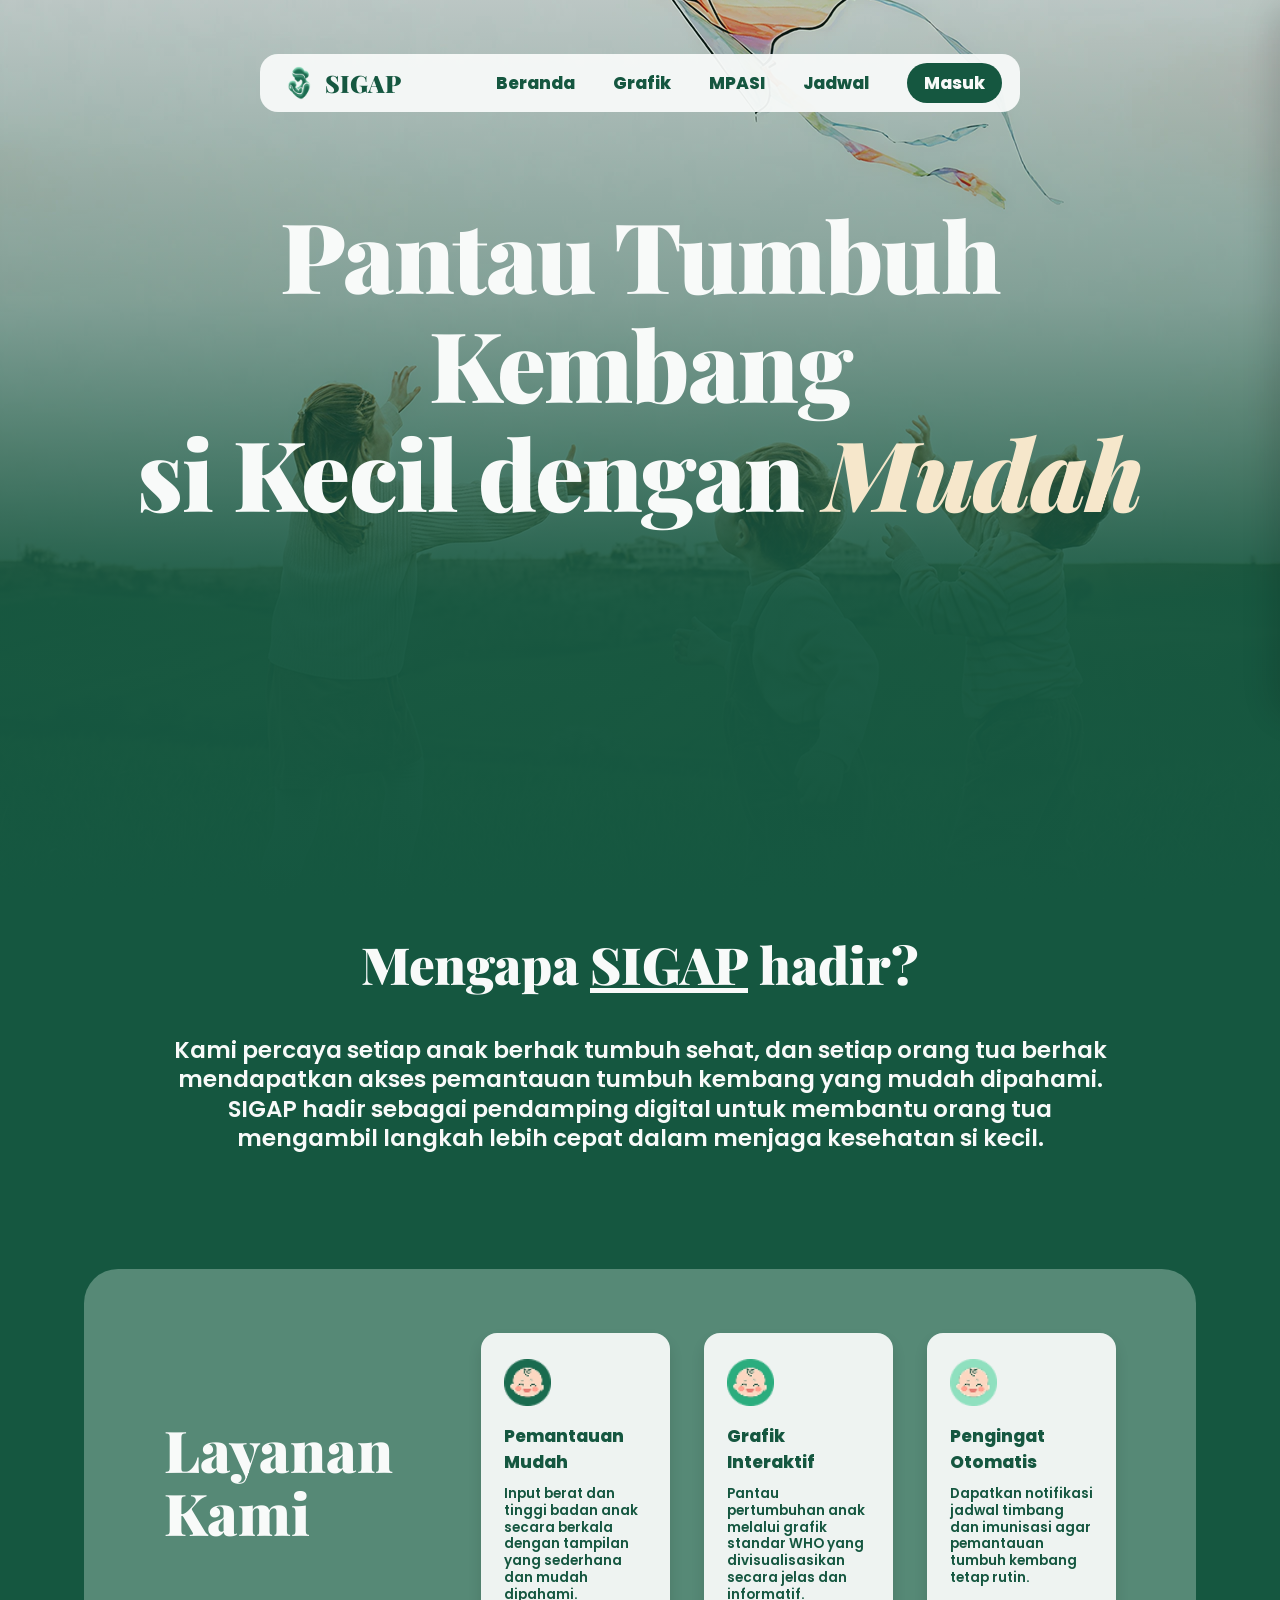
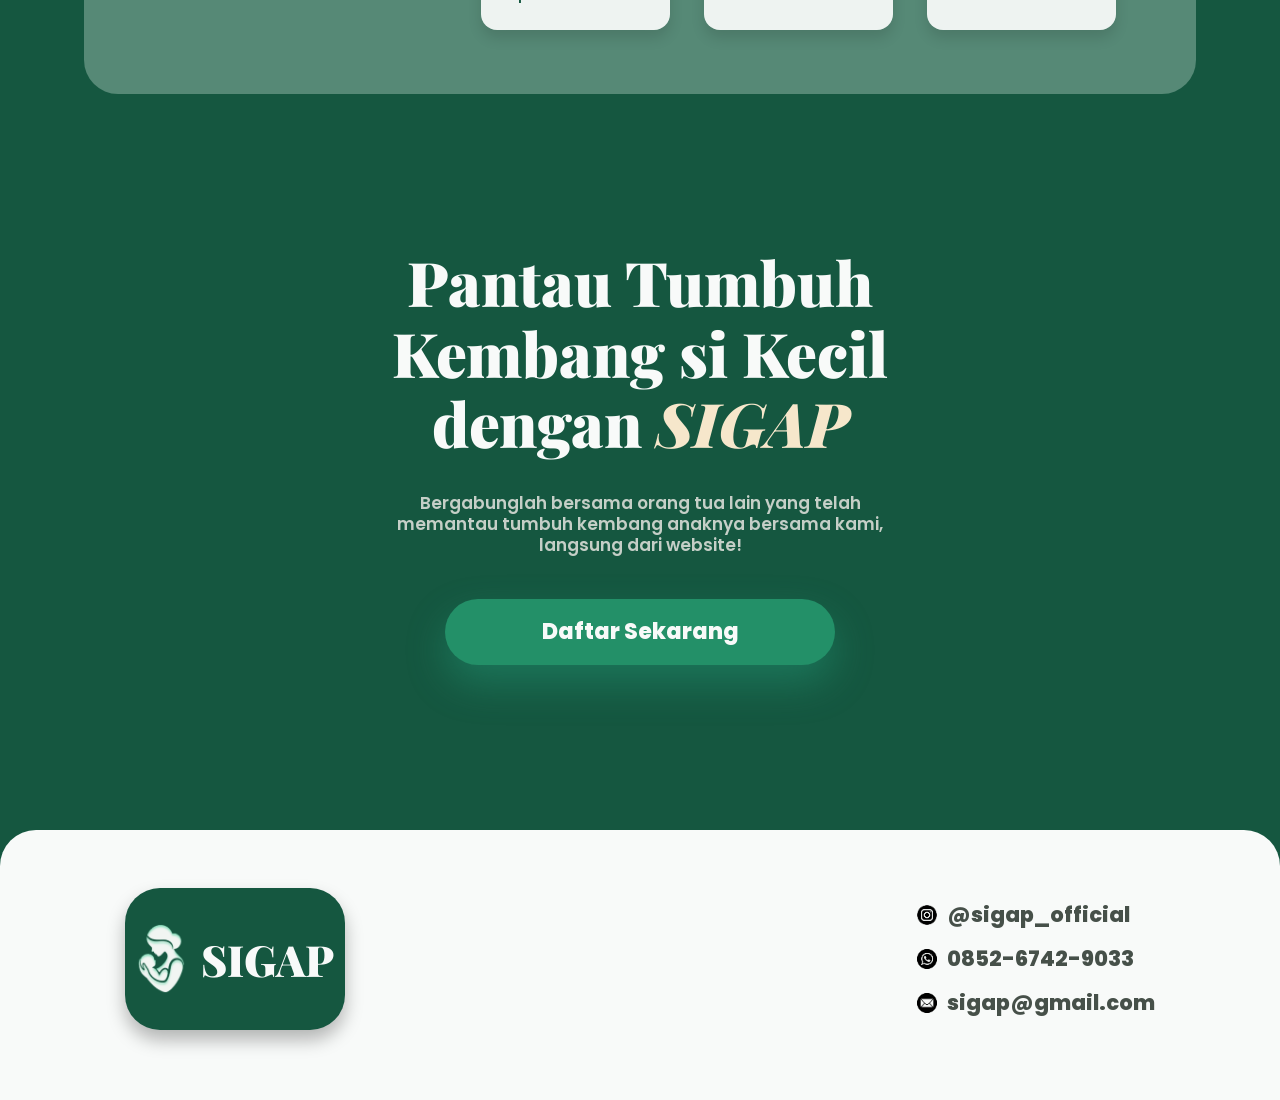
<file: index.html>
<!DOCTYPE html>
<html lang="id">
<head>
  <meta charset="UTF-8" />
  <meta name="viewport" content="width=device-width, initial-scale=1.0" />
  <title>SIGAP</title>

  <link rel="stylesheet" href="css/style.css" />

  <link rel="preconnect" href="https://fonts.googleapis.com">
  <link rel="preconnect" href="https://fonts.gstatic.com" crossorigin>
  <link href="https://fonts.googleapis.com/css2?family=Playfair+Display:wght@700;800;900&family=Poppins:wght@400;500;600;700;800&display=swap" rel="stylesheet">
</head>

<body>
  <main class="page">
    <section class="hero-section" id="beranda">
      <nav class="navbar">
        <a href="#" class="nav-logo">
          <img src="assets/logo.png" alt="SIGAP">
          <span>SIGAP</span>
        </a>

        <div class="nav-links">
          <a href="#beranda">Beranda</a>
          <a href="grafik.html">Grafik</a>
          <a href="mpasi.html">MPASI</a>
          <a href="jadwal.html">Jadwal</a>
          <a href="login.html" class="login-btn">Masuk</a>
        </div>

        <button class="hamburger" id="hamburgerBtn">
          <span></span>
          <span></span>
          <span></span>
        </button>
      </nav>

      
      <div class="mobile-menu" id="mobileMenu">
        <a href="#beranda">Beranda</a>
        <a href="grafik.html">Grafik</a>
        <a href="mpasi.html">MPASI</a>
        <a href="jadwal.html">Jadwal</a>
        <a href="login.html" class="mobile-login">Masuk</a>
      </div>

      <div class="hero-title">
        <h1>
          Pantau Tumbuh<br>
          Kembang<br>
          si Kecil dengan <span>Mudah</span>
        </h1>
      </div>
    </section>

    <section class="about-section">
      <h2>Mengapa <u>SIGAP</u> hadir?</h2>
      <p>
        Kami percaya setiap anak berhak tumbuh sehat, dan setiap orang tua berhak
        mendapatkan akses pemantauan tumbuh kembang yang mudah dipahami.
        SIGAP hadir sebagai pendamping digital untuk membantu orang tua mengambil
        langkah lebih cepat dalam menjaga kesehatan si kecil.
      </p>
    </section>

    <section class="services-section" id="grafik">
      <div class="services-wrapper">
        <h2>Layanan<br class="desktop-only"> Kami</h2>

        <div class="services-cards">
          <article class="service-card">
            <img src="assets/icon-pemantauan.png" alt="">
            <div>
              <h3>Pemantauan Mudah</h3>
              <p>Input berat dan tinggi badan anak secara berkala dengan tampilan yang sederhana dan mudah dipahami.</p>
            </div>
          </article>

          <article class="service-card">
            <img src="assets/icon-grafik.png" alt="">
            <div>
              <h3>Grafik Interaktif</h3>
              <p>Pantau pertumbuhan anak melalui grafik standar WHO yang divisualisasikan secara jelas dan informatif.</p>
            </div>
          </article>

          <article class="service-card">
            <img src="assets/icon-pengingat.png" alt="">
            <div>
              <h3>Pengingat Otomatis</h3>
              <p>Dapatkan notifikasi jadwal timbang dan imunisasi agar pemantauan tumbuh kembang tetap rutin.</p>
            </div>
          </article>
        </div>
      </div>
    </section>

    <section class="cta-section" id="mpasi">
      <h2>
        Pantau Tumbuh<br>
        Kembang si Kecil<br>
        dengan <span>SIGAP</span>
      </h2>

      <p>
        Bergabunglah bersama orang tua lain yang telah memantau tumbuh kembang
        anaknya bersama kami, langsung dari website!
      </p>

      <a href="register.html" class="cta-button">Daftar Sekarang</a>
    </section>

    <footer class="footer" id="jadwal">
      <div class="footer-logo">
        <img src="assets/logo-footer-dashboard.png" alt="SIGAP">
        <span>SIGAP</span>
      </div>

      <div class="footer-contact">
        <p>
            <img src="assets/instagram-footer-dashboard.png" alt=""> @sigap_official
        </p>
        <p>
            <img src="assets/whatsapp-footer-dashboard.png" alt=""> 0852-6742-9033
        </p>
        <p>
            <img src="assets/email-footer-dashboard.png" alt=""> sigap@gmail.com
        </p>
      </div>
    </footer>
  </main>

  <script src="js/navbar.js"></script>
</body>
</html>
</file>
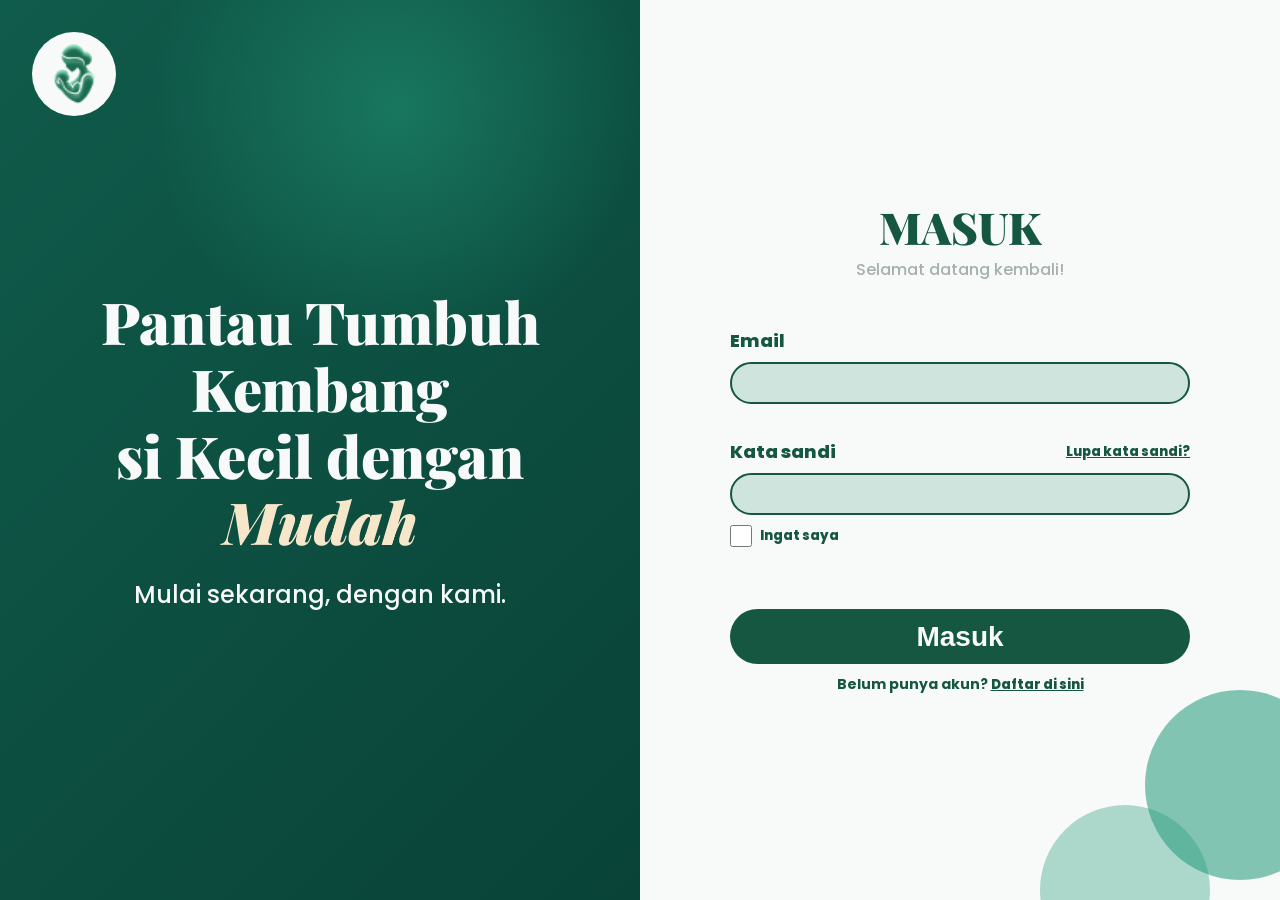
<file: jadwal.html>
<!DOCTYPE html>
<html lang="id">
<head>
  <meta charset="UTF-8" />
  <meta name="viewport" content="width=device-width, initial-scale=1.0" />
  <title>SIGAP – Jadwal</title>

  <link rel="preconnect" href="https://fonts.googleapis.com">
  <link rel="preconnect" href="https://fonts.gstatic.com" crossorigin>
  <link href="https://fonts.googleapis.com/css2?family=Playfair+Display:wght@700;800;900&family=Poppins:wght@400;500;600;700;800&display=swap" rel="stylesheet">
  <link rel="stylesheet" href="css/style.css" />
  <link rel="stylesheet" href="css/jadwal.css" />
</head>

<body class="jadwal-page">
  <nav class="navbar jadwal-navbar">
    <a href="index.html" class="nav-logo">
        <img src="assets/logo.png" alt="SIGAP" class="logo-desktop">
        <img src="assets/logo-footer-dashboard.png" alt="SIGAP" class="logo-mobile">
        <span>SIGAP</span>
    </a>

    <div class="nav-links">
      <a href="index.html#beranda">Beranda</a>
      <a href="grafik.html">Grafik</a>
      <a href="mpasi.html">MPASI</a>
      <a href="jadwal.html" class="jadwal-active">Jadwal</a>
      <a href="profile.html">Profile</a>
    </div>

    <button class="hamburger" id="hamburgerBtn">
      <span></span>
      <span></span>
      <span></span>
    </button>
  </nav>

  <div class="mobile-menu" id="mobileMenu">
    <a href="index.html#beranda">Beranda</a>
    <a href="grafik.html">Grafik</a>
    <a href="mpasi.html">MPASI</a>
    <a href="jadwal.html" class="jadwal-active">Jadwal</a>
    <a href="profile.html">Profile</a>
  </div>

  <main>
    <div class="jadwal-container">
      <aside class="jadwal-sidebar">
        <div class="sidebar-notice">
          <span class="notice-icon">💡</span>
          <p>Pastikan notifikasi email anda telah aktif untuk menerima pengingat jadwal!</p>
        </div>

        <div class="sidebar-info">
          <p>Notifikasi pengingat jadwal dikirimkan melalui email yang sudah terdaftar.</p>
        </div>

        <button class="btn-tambah-jadwal" id="btnTambahJadwal">
          Tambah Jadwal
        </button>
        <p class="btn-tambah-caption">Tambahkan jadwal pengukuran, imunisasi, atau kunjungan ke bidan</p>
      </aside>
      <section class="jadwal-list" id="jadwalList"></section>
    </div>
  </main>

  <div class="modal-overlay" id="modalTambahJadwal">
    <div class="modal-box">
      <div>
        <label class="form-label">PILIH PROFILE ANAK</label>
        <div class="profile-select-box">
          <select id="inputChild" class="child-select"></select>
        </div>
      </div>
      <div class="form-row">
        <div>
          <label class="form-label">TANGGAL</label>
          <div class="form-input-wrap">
            <input type="date" class="form-input" id="inputTanggal" value="2026-05-27">
          </div>
        </div>
        <div>
          <label class="form-label">WAKTU</label>
          <div class="form-input-wrap">
            <input type="time" class="form-input" id="inputWaktu" value="09:00">
          </div>
        </div>
      </div>
      <div>
        <label class="form-label">JENIS KEGIATAN</label>
        <div class="select-wrap">
          <select class="form-select" id="inputJenis">
            <option value="imunisasi">Imunisasi</option>
            <option value="timbang">Jadwal Timbang</option>
            <option value="cek">Cek Kesehatan</option>
            <option value="bidan">Kunjungan Bidan</option>
            <option value="lainnya">Lainnya</option>
          </select>
        </div>
      </div>
      <div>
        <label class="form-label">NAMA KEGIATAN</label>
        <input type="text" class="form-text" id="inputNama" placeholder="Misal: Imunisasi Varisela, Jadwal Timbang">
      </div>
      <div>
        <label class="form-label">LOKASI</label>
        <input type="text" class="form-text" id="inputLokasi" placeholder="Nama Rumah Sakit atau Puskesmas">
      </div>
      <div class="modal-actions">
        <button class="btn-simpan" id="btnSimpan">Simpan</button>
        <button class="btn-batal" id="btnBatal">Batal</button>
      </div>
    </div>
  </div>

  <footer class="footer jadwal-footer">
    <div class="footer-logo">
      <img src="assets/logo.png" alt="SIGAP">
      <span>SIGAP</span>
    </div>
    <div class="footer-contact">
      <p>
        <img src="assets/instagram-footer.png" alt=""> @sigap_official
      </p>
      <p>
        <img src="assets/whatsapp-footer.png" alt=""> 0852-6742-9033
      </p>
      <p>
        <img src="assets/email-footer.png" alt=""> sigap@gmail.com
      </p>
    </div>
  </footer>

  <script src="js/navbar.js"></script>
  <script src="js/api.js"></script>
  <script src="js/jadwal.js"></script>
</body>
</html>
</file>
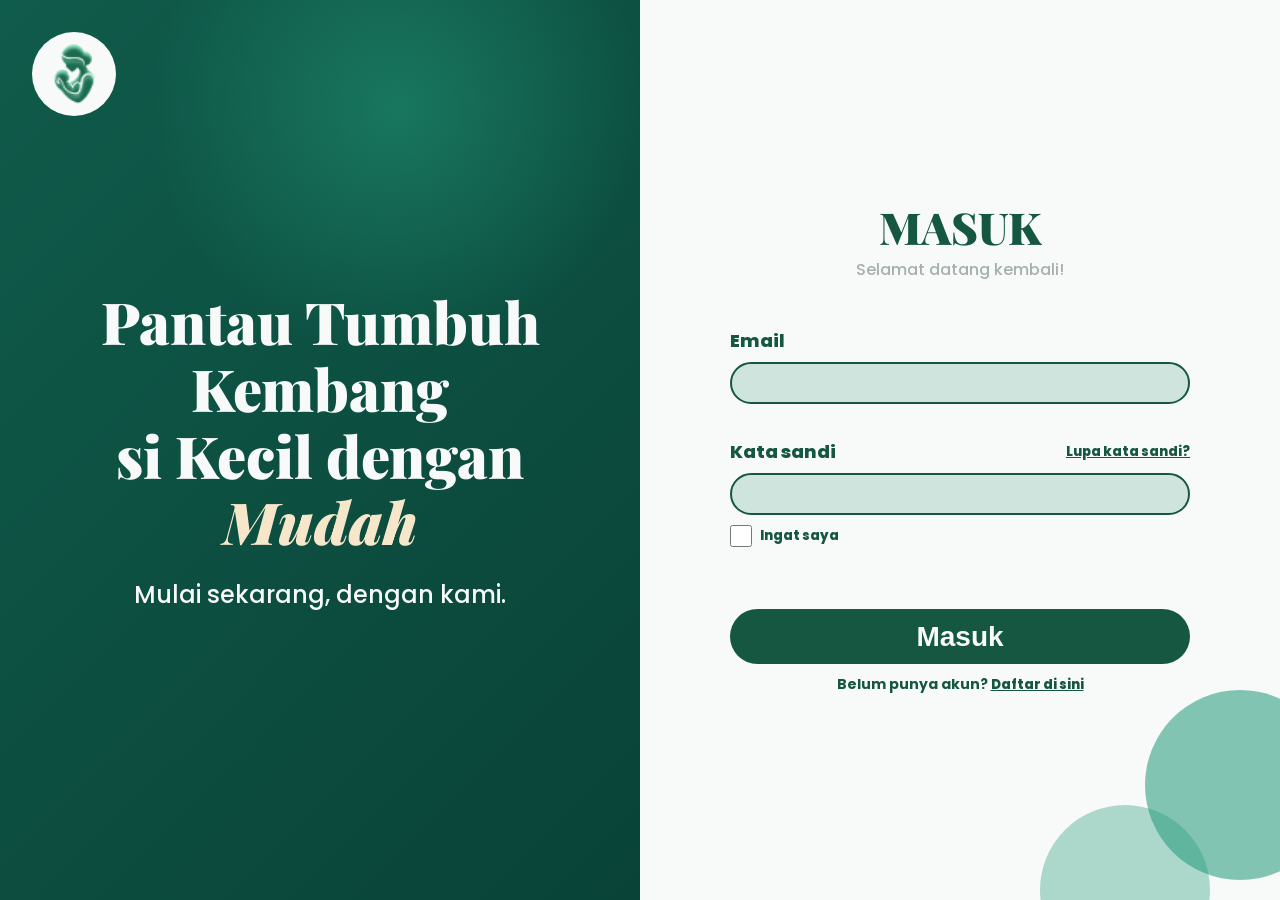
<file: login.html>
<!DOCTYPE html>
<html lang="id">
<head>
  <meta charset="UTF-8" />
  <meta name="viewport" content="width=device-width, initial-scale=1.0" />

  <title>Masuk - SIGAP</title>

  <link rel="stylesheet" href="css/style.css" />

  <link rel="preconnect" href="https://fonts.googleapis.com">
  <link rel="preconnect" href="https://fonts.gstatic.com" crossorigin>
  <link href="https://fonts.googleapis.com/css2?family=Playfair+Display:wght@700;800;900&family=Poppins:wght@400;500;600;700;800&display=swap" rel="stylesheet">
</head>

<body class="login-body">
  <main class="login-page">

    <section class="login-left">
      <a href="index.html" class="login-logo-small">
        <img src="assets/logo.png" alt="SIGAP">
      </a>

      <div class="login-left-text">
        <h1>
          Pantau Tumbuh<br>
          Kembang<br>
          si Kecil dengan <span>Mudah</span>
        </h1>
        <p>Mulai sekarang, dengan kami.</p>
      </div>
    </section>

    <section class="login-right">
      <div class="login-form-box">
        <img src="assets/logo.png" alt="SIGAP" class="login-logo-mobile">

        <h2>MASUK</h2>
        <p class="login-subtitle">Selamat datang kembali!</p>

        <form id="loginForm">
          <label for="email">Email</label>
          <input type="email" id="email" />

          <div class="password-row">
            <label for="password">Kata sandi</label>
            <a href="#">Lupa kata sandi?</a>
          </div>
          <input type="password" id="password" />
          <span id="login-error" style="display:none; color:#E24B4A; font-size:13px; padding-bottom: 10px;"></span>

          <label class="remember-row">
            <input type="checkbox">
            <span>Ingat saya</span>
          </label>

          <button type="submit" class="login-submit">Masuk</button>

          <p class="register-link">
            Belum punya akun? <a href="register.html">Daftar di sini</a>
          </p>
        </form>
      </div>

      <div class="circle circle-one"></div>
      <div class="circle circle-two"></div>
    </section>

  </main>

  <script src="js/api.js"></script>
  <script src="js/auth.js"></script>
  
</body>
</html>
</file>
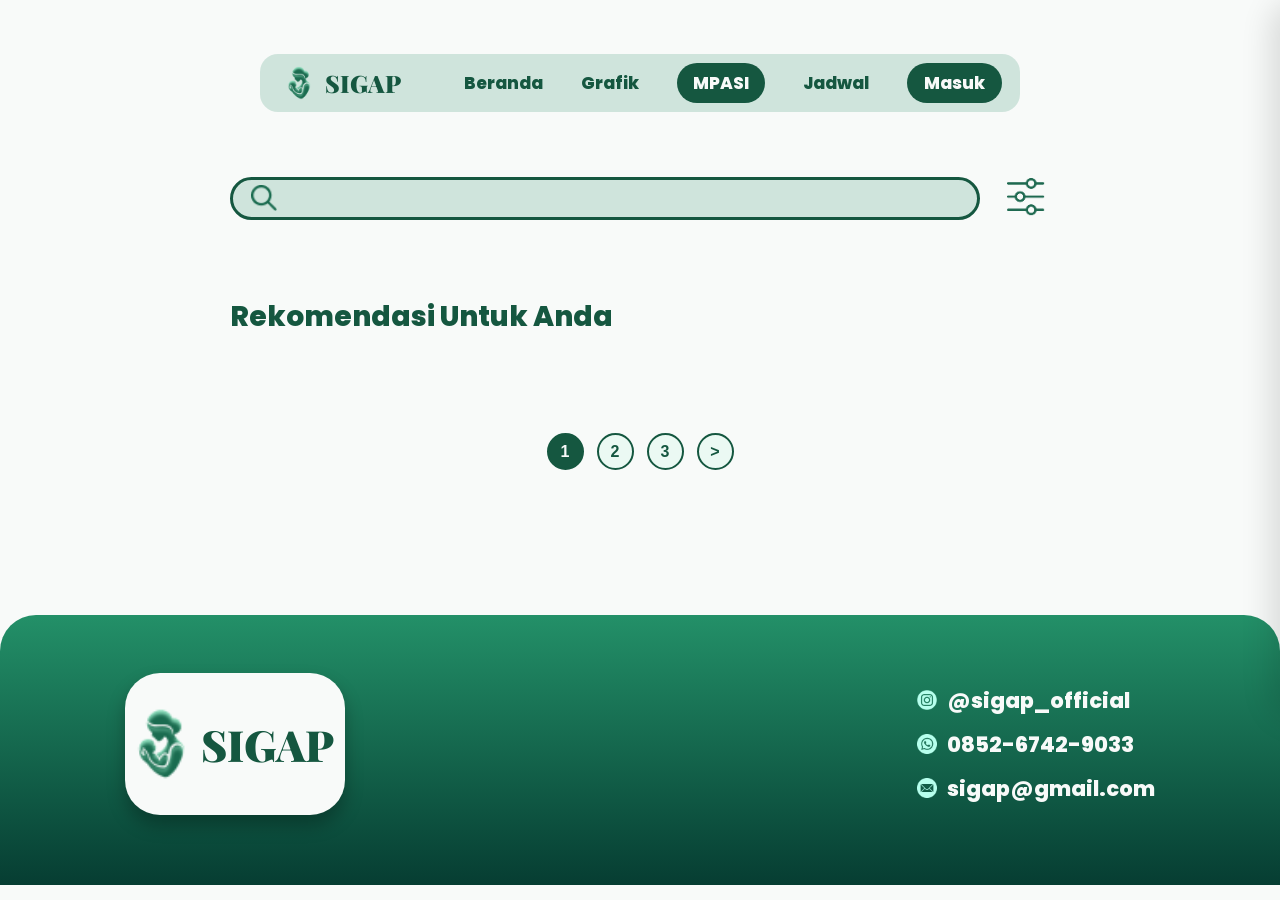
<file: mpasi-detail.html>
<!DOCTYPE html>
<html lang="id">
<head>
  <meta charset="UTF-8" />
  <meta name="viewport" content="width=device-width, initial-scale=1.0" />
  <title>SIGAP – Menu Detail</title>

  <link rel="preconnect" href="https://fonts.googleapis.com">
  <link rel="preconnect" href="https://fonts.gstatic.com" crossorigin>
  <link href="https://fonts.googleapis.com/css2?family=Playfair+Display:wght@700;800;900&family=Poppins:wght@400;500;600;700;800&display=swap" rel="stylesheet">
  <link rel="stylesheet" href="css/style.css" />
  <link rel="stylesheet" href="css/mpasi-detail.css" />
</head>

<body class="mpasi-page">
  <nav class="navbar mpasi-navbar">
      <a href="index.html" class="nav-logo">
        <img src="assets/logo.png" alt="SIGAP" class="logo-desktop">
        <img src="assets/logo-footer-dashboard.png" alt="SIGAP" class="logo-mobile">
        <span>SIGAP</span>
      </a>

    <div class="nav-links">
      <a href="index.html#beranda">Beranda</a>
      <a href="grafik.html">Grafik</a>
      <a href="mpasi.html" class="mpasi-active">MPASI</a>
      <a href="jadwal.html">Jadwal</a>
      <a href="profile.html">Profile</a>
    </div>

    <button class="hamburger" id="hamburgerBtn">
      <span></span>
      <span></span>
      <span></span>
    </button>
  </nav>

  <div class="mobile-menu" id="mobileMenu">
    <a href="index.html#beranda">Beranda</a>
    <a href="grafik.html">Grafik</a>
    <a href="mpasi.html" class="mpasi-active">MPASI</a>
    <a href="jadwal.html">Jadwal</a>
    <a href="profile.html">Profile</a>
  </div>

  <main>
    <div class="mpasi-container" id="mpasi-content">
      <!-- Populated by JS below -->
    </div>
  </main>

  <footer class="footer mpasi-footer">
    <div class="footer-logo">
      <img src="assets/logo.png" alt="SIGAP">
      <span>SIGAP</span>
    </div>
    <div class="footer-contact">
      <p><img src="assets/instagram-footer.png" alt=""> @sigap_official</p>
      <p><img src="assets/whatsapp-footer.png" alt=""> 0852-6742-9033</p>
      <p><img src="assets/email-footer.png" alt=""> sigap@gmail.com</p>
    </div>
  </footer>

  <script src="js/navbar.js"></script>
  <script src="js/api.js"></script>
  <script src="js/mpasi-detail.js"></script>
</body>
</html>
</file>
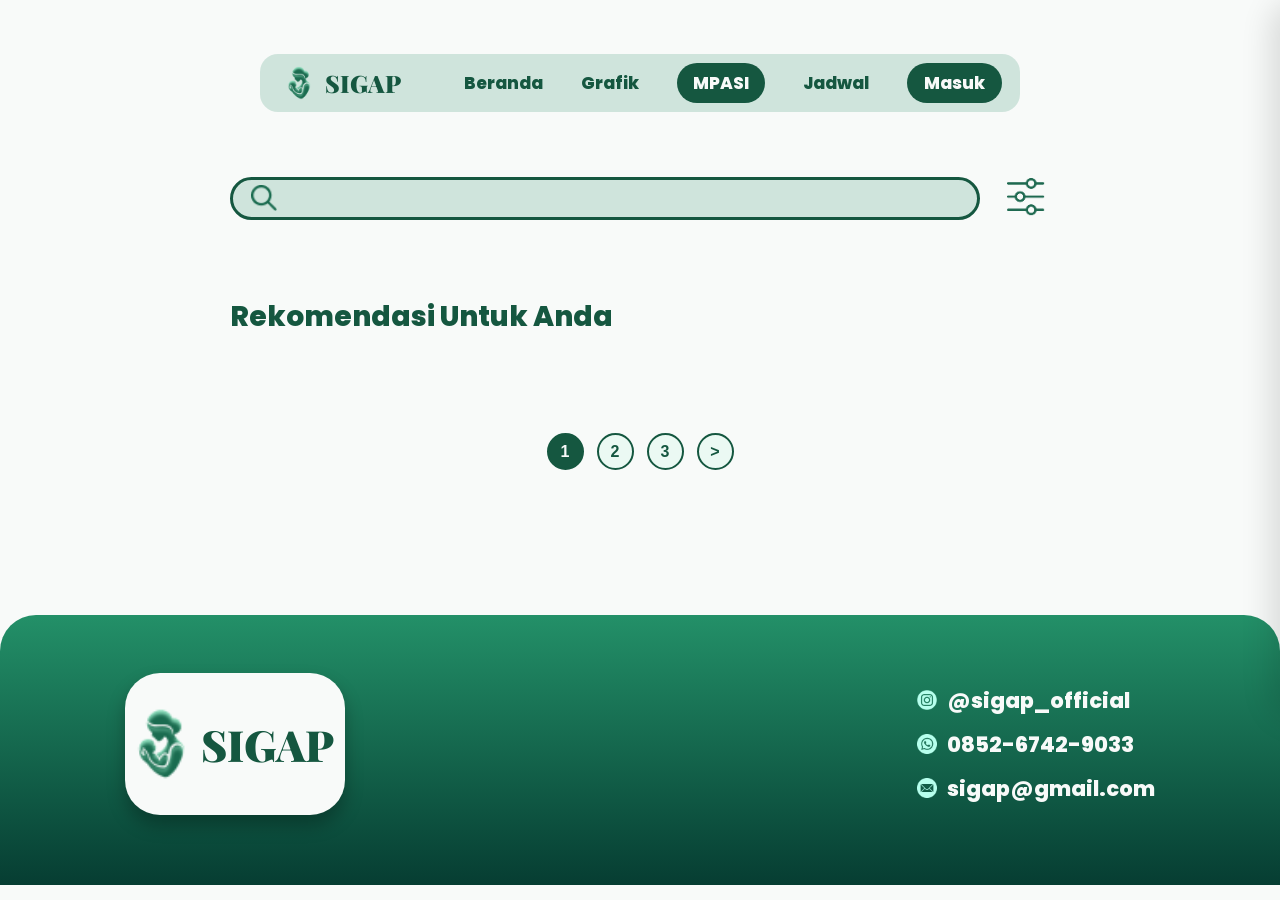
<file: mpasi.html>
<!DOCTYPE html>
<html lang="id">
<head>
  <meta charset="UTF-8" />
  <meta name="viewport" content="width=device-width, initial-scale=1.0" />

  <title>MPASI - SIGAP</title>

  <link rel="stylesheet" href="css/style.css" />

  <link rel="preconnect" href="https://fonts.googleapis.com">
  <link rel="preconnect" href="https://fonts.gstatic.com" crossorigin>
  <link href="https://fonts.googleapis.com/css2?family=Playfair+Display:wght@700;800;900&family=Poppins:wght@400;500;600;700;800&display=swap" rel="stylesheet">
</head>

<body class="mpasi-body">
  <main class="mpasi-page">

    <nav class="navbar mpasi-navbar">
      <a href="index.html" class="nav-logo">
        <img src="assets/logo.png" alt="SIGAP" class="logo-desktop">
        <img src="assets/logo-footer-dashboard.png" alt="SIGAP" class="logo-mobile">
        <span>SIGAP</span>
      </a>

      <div class="nav-links">
        <a href="index.html#beranda">Beranda</a>
        <a href="grafik.html">Grafik</a>
        <a href="mpasi.html" class="mpasi-active">MPASI</a>
        <a href="jadwal.html">Jadwal</a>
        <a href="login.html" class="login-btn">Masuk</a>
      </div>

      <button class="hamburger" id="hamburgerBtn">
        <span></span>
        <span></span>
        <span></span>
      </button>
    </nav>

    <div class="mobile-menu" id="mobileMenu">
      <a href="index.html#beranda">Beranda</a>
      <a href="grafik.html">Grafik</a>
      <a href="mpasi.html">MPASI</a>
      <a href="jadwal.html">Jadwal</a>
      <a href="login.html" class="mobile-login">Masuk</a>
    </div>

    <section class="mpasi-content">
      <div class="mpasi-tools">
        <div class="mpasi-search">
          <img src="assets/search.png" alt="">
          <input type="text" id="searchInput" placeholder="">
        </div>

        <button class="mpasi-filter-btn" id="filterBtn">
          <img src="assets/filter.png" alt="Filter">
        </button>
      </div>

      <section class="recommendation-section">
        <h1>Rekomendasi Untuk Anda</h1>

        <div class="menu-grid" id="menuGrid"></div>
      </section>

      <div class="pagination">
        <button class="active">1</button>
        <button>2</button>
        <button>3</button>
        <button>&gt;</button>
      </div>
    </section>

    <footer class="footer mpasi-footer">
      <div class="footer-logo">
        <img src="assets/logo.png" alt="SIGAP">
        <span>SIGAP</span>
      </div>

      <div class="footer-contact">
        <p>
          <img src="assets/instagram-footer.png" alt=""> @sigap_official
        </p>
        <p>
          <img src="assets/whatsapp-footer.png" alt=""> 0852-6742-9033
        </p>
        <p>
          <img src="assets/email-footer.png" alt=""> sigap@gmail.com
        </p>
      </div>
    </footer>

  </main>

  <script src="js/navbar.js"></script>
  <script src="js/api.js"></script>
  <script src="js/menu.js"></script>
</body>
</html>
</file>
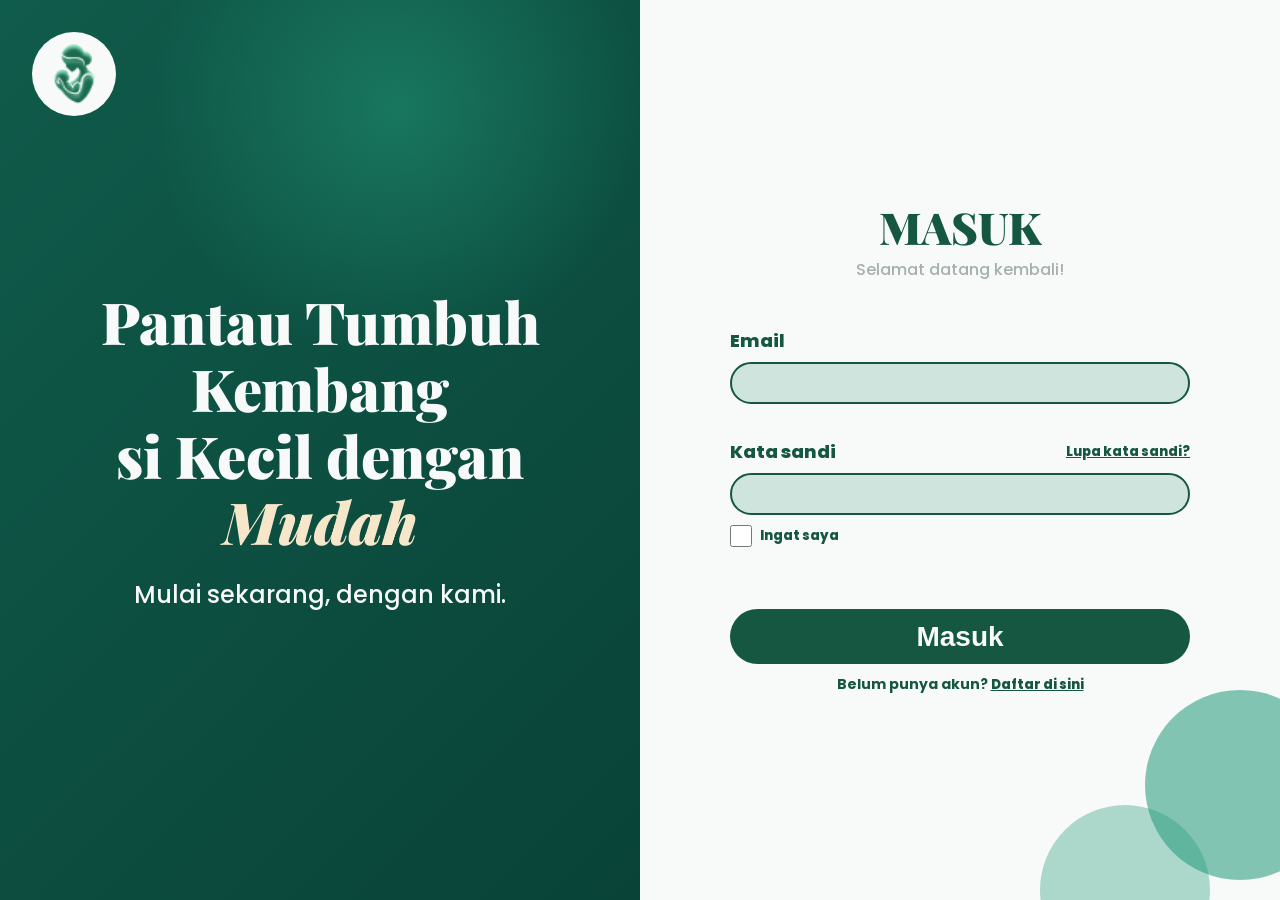
<file: profile.html>
<!DOCTYPE html>
<html lang="id">
<head>
  <meta charset="UTF-8" />
  <meta name="viewport" content="width=device-width, initial-scale=1.0" />
  <title>Profil Anak - SIGAP</title>

  <link rel="preconnect" href="https://fonts.googleapis.com">
  <link
    href="https://fonts.googleapis.com/css2?family=Nunito:wght@400;700;800;900&family=Poppins:wght@400;600;700;800&family=Playfair+Display:ital,wght@0,700;1,700&display=swap"
    rel="stylesheet">

  <link rel="stylesheet" href="css/style.css">
  <link rel="stylesheet" href="css/navbar.css">
  <link rel="stylesheet" href="css/profil.css">
</head>

<body class="profil-body">
  <nav class="navbar profil-navbar">
    <a href="index.html" class="nav-logo">
      <img src="assets/logo.png" alt="SIGAP">
      <span>SIGAP</span>
    </a>

    <div class="nav-links">
      <a href="index.html#beranda">Beranda</a>
      <a href="grafik.html">Grafik</a>
      <a href="mpasi.html">MPASI</a>
      <a href="jadwal.html">Jadwal</a>
      <a href="profile.html" class="profil-active">Profile</a>
    </div>

    <button class="hamburger" id="hamburgerBtn">
      <span></span>
      <span></span>
      <span></span>
    </button>
  </nav>

  <div class="mobile-menu" id="mobileMenu">
    <a href="index.html#beranda">Beranda</a>
    <a href="grafik.html">Grafik</a>
    <a href="mpasi.html">MPASI</a>
    <a href="jadwal.html">Jadwal</a>
    <a href="profile.html">Profile</a>
  </div>

  <div class="profil-page">
    <div class="profil-main">

      <div class="child-selector-card" id="childSelectorCard">
        <div class="child-active-row" id="childSelectorToggle">
          <img src="assets/perempuan.svg" alt="Profil Anak" class="child-avatar-img">

          <div class="child-info-text">
            <span class="child-name">Memuat...</span>
            <span class="child-sub">Memuat data anak...</span>
          </div>

          <svg class="dropdown-arrow" id="dropdownArrow" width="20" height="20" viewBox="0 0 24 24" fill="none"
            stroke="#155740" stroke-width="3">
            <path d="M6 9l6 6 6-6" />
          </svg>
        </div>

        <div class="profil-anak-dropdown" id="profilAnakDropdown">
          <div class="profil-anak-option profil-anak-add" id="openTambahProfilBtn">
            <span class="profil-anak-plus">
              <img src="assets/Tambah Profil Anak.svg" alt="Tambah Profil Anak">
            </span>
            <span class="profil-anak-add-text">Tambah Profil Anak</span>
          </div>
        </div>
      </div>

      <div class="stats-card">
        <div class="stats-header">
          <img src="assets/perempuan.svg" alt="Profil Anak" class="stats-avatar-img">

          <div>
            <h2 class="stats-name">Memuat...</h2>
            <div class="stats-tags">
              <span class="tag">- bulan</span>
              <span class="tag">-</span>
            </div>
          </div>
        </div>

        <div class="stats-numbers">
          <div class="stat-item">
            <span class="stat-value">-</span>
            <span class="stat-unit">Kg</span>
            <span class="stat-label">BB</span>
          </div>

          <div class="stat-item">
            <span class="stat-value">-</span>
            <span class="stat-unit">Cm</span>
            <span class="stat-label">TB</span>
          </div>

          <div class="stat-item">
            <span class="stat-value">-</span>
            <span class="stat-unit">Cm</span>
            <span class="stat-label">LK</span>
          </div>
        </div>
      </div>

      <div class="nutrition-card">
        <img src="assets/Status Gizi Cukup Baik.svg" alt="Status Gizi" class="nutrition-icon-img">

        <div class="nutrition-text">
          <p class="nutrition-title">Belum ada data pengukuran</p>
          <p class="nutrition-note">Masukkan data pengukuran anak untuk melihat status gizi.</p>
        </div>
      </div>

      <div class="updated-row">
        <span class="updated-label">Belum diperbarui</span>
        <button class="btn-input-data" id="openEditBtn">+ Input data</button>
      </div>

      <section class="section">
        <h2 class="section-title">AKSI CEPAT</h2>

        <div class="aksi-grid">
          <button class="aksi-btn" id="openEditBtn2">
            <img src="assets/input pengukuran.svg" alt="Input Pengukuran" class="aksi-icon-img">
            <span>Input Pengukuran</span>
            <small>Catat BB, TB, LK</small>
          </button>

          <button class="aksi-btn" onclick="window.location.href='grafik.html'">
            <img src="assets/Lihat grafik.svg" alt="Lihat Grafik" class="aksi-icon-img">
            <span>Lihat Grafik</span>
            <small>BB/U, TB/U, BB/TB</small>
          </button>

          <button class="aksi-btn" onclick="window.location.href='mpasi.html'">
            <img src="assets/Rekomendasi MPASI.svg" alt="Rekomendasi MPASI" class="aksi-icon-img">
            <span>Rekomendasi MPASI</span>
            <small>Menu hari ini</small>
          </button>
        </div>
      </section>

      <section class="section">
        <h2 class="section-title">RIWAYAT PENGUKURAN</h2>
        <div class="riwayat-card"></div>
      </section>

      <section class="section">
        <h2 class="section-title">INFORMASI LENGKAP</h2>

        <div class="info-card">
          <div class="info-row">
            <img src="assets/perempuan.svg" alt="Foto" class="info-icon-img">
            <div class="info-content">
              <span class="info-label">Nama Lengkap</span>
              <span class="info-value">-</span>
            </div>
          </div>

          <div class="info-row">
            <img src="assets/Tanggal Lahir.svg" alt="Tanggal Lahir" class="info-icon-img">
            <div class="info-content">
              <span class="info-label">Tanggal Lahir</span>
              <span class="info-value">-</span>
            </div>
          </div>

          <div class="info-row">
            <img src="assets/Jenis Kelamin Perempuan.svg" alt="Jenis Kelamin" class="info-icon-img">
            <div class="info-content">
              <span class="info-label">Jenis Kelamin</span>
              <span class="info-value">-</span>
            </div>
          </div>

          <div class="info-row">
            <img src="assets/Berat Lahir.svg" alt="Berat Lahir" class="info-icon-img">
            <div class="info-content">
              <span class="info-label">Berat Lahir</span>
              <span class="info-value">- kg</span>
            </div>
          </div>

          <div class="info-row">
            <img src="assets/Panjang Lahir.svg" alt="Panjang Lahir" class="info-icon-img">
            <div class="info-content">
              <span class="info-label">Panjang Lahir</span>
              <span class="info-value">- cm</span>
            </div>
          </div>
        </div>
      </section>

      <div class="tambah-card" id="openTambahProfilBtn2">
        <img src="assets/Tambah Profil Anak.svg" alt="Tambah" class="tambah-icon">
        <div>
          <p class="tambah-title">Tambah Profil Anak</p>
          <p class="tambah-sub">Kelola lebih dari 1 anak dalam 1 akun</p>
        </div>
      </div>

    </div>
  </div>

  <footer class="footer mpasi-footer">
    <div class="footer-logo">
      <img src="assets/logo.png" alt="SIGAP">
      <span>SIGAP</span>
    </div>

    <div class="footer-contact">
      <p><img src="assets/instagram-footer.png" alt=""> @sigap_official</p>
      <p><img src="assets/whatsapp-footer.png" alt=""> 0852-6742-9033</p>
      <p><img src="assets/email-footer.png" alt=""> sigap@gmail.com</p>
    </div>
  </footer>

  <div class="edit-modal-overlay" id="editModal">
    <div class="edit-modal-box">
      <div class="modal-handle"></div>

      <h2 class="modal-title">Input Pengukuran</h2>

      <form id="editForm">
        <div class="form-group">
          <label>Tanggal Pengukuran</label>
          <input type="date" name="tanggal" required>
        </div>

        <div class="form-group">
          <label>Berat Badan (kg)</label>
          <input type="number" name="bb" step="0.1" placeholder="cth: 9.2" required>
        </div>

        <div class="form-group">
          <label>Tinggi Badan (cm)</label>
          <input type="number" name="tb" step="0.1" placeholder="cth: 75" required>
        </div>

        <div class="form-group">
          <label>Lingkar Kepala (cm)</label>
          <input type="number" name="lk" step="0.1" placeholder="cth: 44" required>
        </div>

        <button type="submit" class="btn-save">Simpan Data</button>
        <button type="button" class="btn-hapus" id="btnHapus">Hapus Profil Ini</button>

        <button type="button" class="btn-save" id="closeEditBtn"
          style="background:#e8f5ee; color:#155740; margin-top:8px;">
          Batal
        </button>
      </form>
    </div>
  </div>

  <div class="edit-modal-overlay" id="tambahProfilModal">
    <div class="edit-modal-box tambah-profil-box">
      <div class="modal-handle"></div>

      <button type="button" class="modal-close-x" id="closeTambahProfilBtn">×</button>

      <h2 class="modal-title">Tambah Profil Anak</h2>

      <form id="tambahProfilForm">
        <div class="form-group">
          <label>Nama Anak</label>
          <input type="text" name="namaAnak" placeholder="cth: Putra Andine" required>
        </div>

        <div class="form-group">
          <label>Tanggal Lahir</label>
          <div class="date-input-wrap">
            <input type="date" name="tanggalLahir" required>
            <img src="assets/Tanggal Lahir edit profile.svg" alt="Tanggal Lahir" class="date-input-icon">
          </div>
        </div>

        <div class="form-group">
          <label>Jenis Kelamin</label>

          <div class="gender-row gender-edit-row">
            <div class="gender-option selected" data-gender="perempuan">
              <input type="radio" name="jenisKelamin" value="perempuan" checked hidden>
              <img src="assets/perempuan edit profile.svg" alt="Perempuan" class="gender-edit-icon">
              <span>Perempuan</span>
            </div>

            <div class="gender-option" data-gender="laki">
              <input type="radio" name="jenisKelamin" value="laki" hidden>
              <img src="assets/laki laki edit profile.svg" alt="Laki-laki" class="gender-edit-icon">
              <span>Laki-laki</span>
            </div>
          </div>
        </div>

        <div class="form-group">
          <label>Berat Lahir (kg)</label>
          <input type="number" name="beratLahir" step="0.1" placeholder="cth: 3.1" required>
        </div>

        <div class="form-group">
          <label>Panjang Lahir (cm)</label>
          <input type="number" name="panjangLahir" step="0.1" placeholder="cth: 49" required>
        </div>

        <button type="submit" class="btn-save">Simpan Profil</button>
        <button type="button" class="btn-hapus" id="btnHapusTambah">Hapus Profil Ini</button>
      </form>
    </div>
  </div>

  <script src="js/navbar.js"></script>
  <script src="js/api.js"></script>
  <script src="js/profil.js"></script>
</body>
</html>
</file>
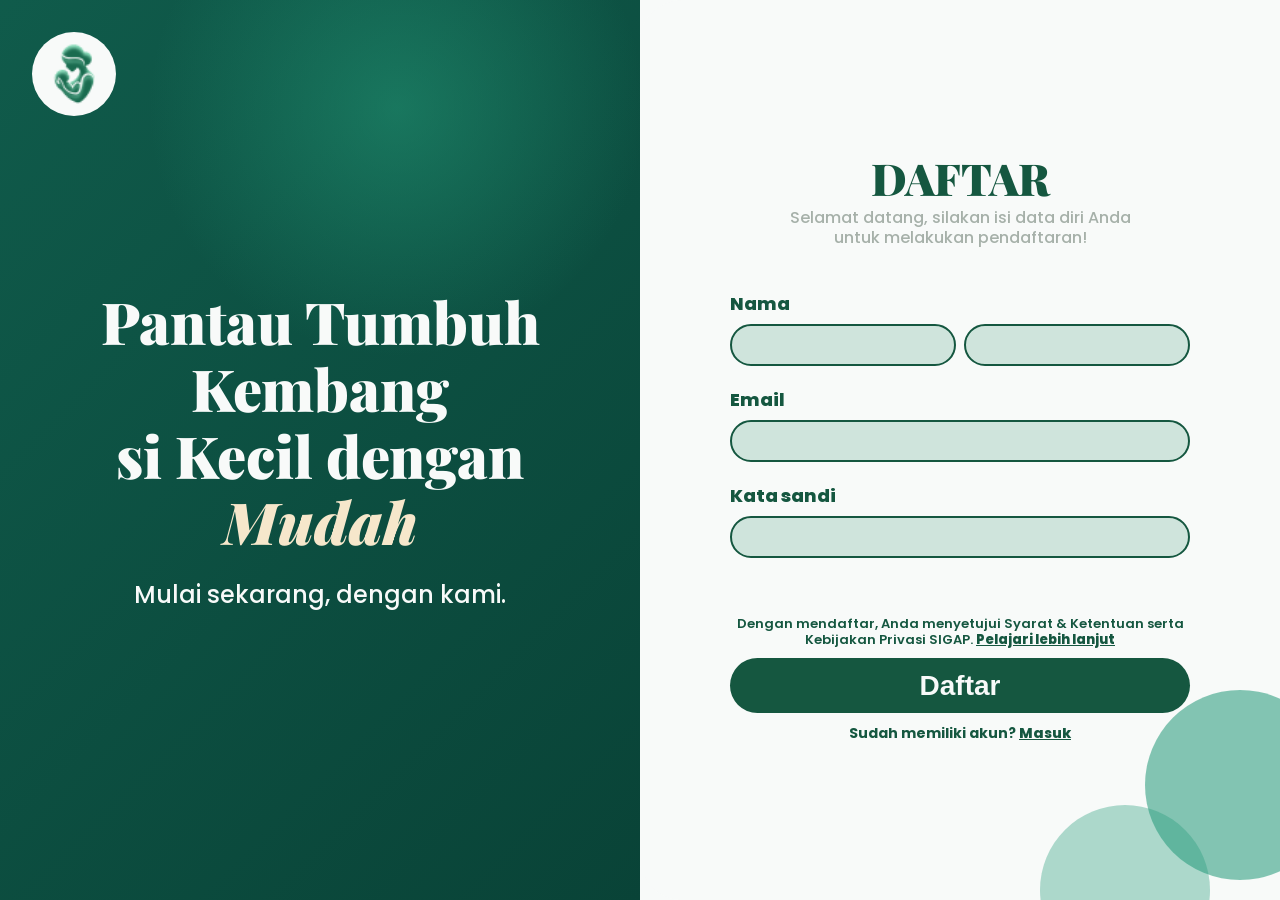
<file: register.html>
<!DOCTYPE html>
<html lang="id">
<head>
  <meta charset="UTF-8" />
  <meta name="viewport" content="width=device-width, initial-scale=1.0" />

  <title>Daftar - SIGAP</title>

  <link rel="stylesheet" href="css/style.css" />

  <link rel="preconnect" href="https://fonts.googleapis.com">
  <link rel="preconnect" href="https://fonts.gstatic.com" crossorigin>
  <link href="https://fonts.googleapis.com/css2?family=Playfair+Display:wght@700;800;900&family=Poppins:wght@400;500;600;700;800&display=swap" rel="stylesheet">
</head>

<body class="register-body">
  <main class="register-page">

    <section class="register-left">
      <a href="index.html" class="register-logo-small">
        <img src="assets/logo.png" alt="SIGAP">
      </a>

      <div class="register-left-text">
        <h1>
          Pantau Tumbuh<br>
          Kembang<br>
          si Kecil dengan <span>Mudah</span>
        </h1>
        <p>Mulai sekarang, dengan kami.</p>
      </div>
    </section>

    <section class="register-right">
      <div class="register-form-box">
        <img src="assets/logo.png" alt="SIGAP" class="register-logo-mobile">

        <h2>DAFTAR</h2>
        <p class="register-subtitle">
          Selamat datang, silakan isi data diri Anda<br>
          untuk melakukan pendaftaran!
        </p>

        <form id="registerForm">
          <label for="name">Nama</label>
          <div class="name-row">
            <input type="text" id="name">
            <input type="text" id="last-name">
          </div>

          <label for="email-register" style="margin-top: 20px;">Email</label>
          <input type="email" id="email-register">
          <span id="email-error" style="display:none; color:#E24B4A; font-size:13px; padding-bottom: 10px;"></span>

          <label for="password-register" style="margin-top: 10px;">Kata sandi</label>
          <input type="password" id="password-register">
          <span id="password-error" style="display:none; color:#E24B4A; font-size:13px;"></span>

          <p class="terms-text">
            Dengan mendaftar, Anda menyetujui Syarat & Ketentuan
            serta Kebijakan Privasi SIGAP.
            <a href="#">Pelajari lebih lanjut</a>
          </p>

          <button type="submit" class="register-submit">Daftar</button>

          <p class="login-link">
            Sudah memiliki akun? <a href="login.html">Masuk</a>
          </p>
        </form>
      </div>

      <div class="circle circle-one"></div>
      <div class="circle circle-two"></div>
    </section>

  </main>

  <script src="js/api.js"></script>  <!-- pindah ke sini -->
  <script src="js/auth.js"></script>

</body>
</html>
</file>
<file: css/style.css>
@import url("navbar.css");
@import url("hero.css");
@import url("landing.css");
@import url("auth.css");
@import url("mpasi.css");

:root {
  --green: #155740;
  --green-dark: #0b4b3f;
  --green-soft: #1f9b78;
  --mint: #EBF9F3;
  --cream: #F6E7CB;
  --white: #F8FAF9;
  --text: #154f43;
}

* {
  margin: 0;
  padding: 0;
  box-sizing: border-box;
}

html {
  scroll-behavior: smooth;
}

body {
  font-family: "Poppins", sans-serif;
  background: var(--green);
  color: var(--white);
  overflow-x: hidden;
}

.page {
  width: 100%;
  min-height: 100vh;
}

h1,
h2 {
  font-family: "Playfair Display", serif;
}
</file>
<file: css/jadwal.css>
:root {
  --color-timbang:    #F5A623;
  --color-imunisasi:  #A78BFA;
  --color-cek:       #60A5FA;
  --color-bidan:      #34D399; 
  --color-lainnya:    #155740;
}

.jadwal-page {
  background: #f0f5f2;
  min-height: 100vh;
  padding-bottom: 0;
}

.jadwal-container {
  width: min(1000px, calc(100% - 40px));
  margin: 0 auto;
  padding-top: 140px;
  padding-bottom: 60px;
  display: grid;
  grid-template-columns: 260px 1fr;
  gap: 32px;
  align-items: start;
}

.jadwal-navbar {
  background: #CFE4DC;
}

.jadwal-active {
  background: var(--green);
  color: var(--white) !important;
  padding: 7px 16px;
  border-radius: 999px;
}

.jadwal-sidebar {
  display: flex;
  flex-direction: column;
  gap: 14px;
  position: flex;
  top: 130px;
}

.sidebar-notice {
  background: rgba(21, 87, 64, 0.08);
  border-radius: 14px;
  padding: 14px 16px;
  display: flex;
  gap: 10px;
  align-items: flex-start;
}

.sidebar-notice .notice-icon {
  font-size: 20px;
  flex-shrink: 0;
  margin-top: 1px;
}

.sidebar-notice p {
  font-family: "Poppins", sans-serif;
  font-size: 13px;
  font-weight: 500;
  color: var(--text);
  line-height: 1.5;
}

.sidebar-info {
  background: #fff;
  border-radius: 14px;
  padding: 14px 16px;
}

.sidebar-info p {
  font-family: "Poppins", sans-serif;
  font-size: 13px;
  color: var(--text);
  line-height: 1.5;
}

.btn-tambah-jadwal {
  background: var(--green);
  color: var(--white);
  border: none;
  border-radius: 14px;
  padding: 16px 20px;
  font-family: "Poppins", sans-serif;
  font-size: 16px;
  font-weight: 700;
  cursor: pointer;
  width: 100%;
  transition: background 0.2s;
}

.btn-tambah-jadwal:hover {
  background: var(--green-dark);
}

.btn-tambah-caption {
  font-family: "Poppins", sans-serif;
  font-size: 12px;
  color: #7a9e8e;
  text-align: center;
}

.jadwal-list {
  display: flex;
  flex-direction: column;
  gap: 28px;
}

.jadwal-group-title {
  font-family: "Playfair Display", serif;
  font-size: 22px;
  font-weight: 800;
  color: var(--green);
  margin-bottom: 10px;
}

.jadwal-group {
  display: flex;
  flex-direction: column;
  gap: 10px;
}

.jadwal-card {
  background: #fff;
  border-radius: 16px;
  padding: 14px 18px;
  display: flex;
  align-items: center;
  gap: 16px;
  border: 1.5px solid transparent;
  transition: border-color 0.2s, box-shadow 0.2s;
}

.jadwal-card:hover {
  box-shadow: 0 4px 16px rgba(21,87,64,0.10);
  border-color: rgba(21,87,64,0.12);
}

.jadwal-color-block {
  width: 52px;
  height: 52px;
  border-radius: 12px;
  flex-shrink: 0;
}

.jadwal-card[data-type="timbang"]   .jadwal-color-block { background: var(--color-timbang); }
.jadwal-card[data-type="imunisasi"] .jadwal-color-block { background: var(--color-imunisasi); }
.jadwal-card[data-type="cek"]     .jadwal-color-block { background: var(--color-cek); }
.jadwal-card[data-type="bidan"]     .jadwal-color-block { background: var(--color-bidan); }
.jadwal-card[data-type="lainnya"]   .jadwal-color-block { background: var(--color-lainnya); }

.jadwal-card-info h4 {
  font-family: "Poppins", sans-serif;
  font-size: 15px;
  font-weight: 700;
  color: var(--green);
  margin-bottom: 2px;
}

.jadwal-card-info p {
  font-family: "Poppins", sans-serif;
  font-size: 13px;
  color: #5a8070;
}

.modal-overlay {
  position: fixed;
  inset: 0;
  background: rgba(0,0,0,0.35);
  z-index: 100;
  display: flex;
  align-items: center;
  justify-content: center;
  padding: 20px;
  opacity: 0;
  pointer-events: none;
  transition: opacity 0.25s;
}

.modal-overlay.active {
  opacity: 1;
  pointer-events: all;
}

.modal-box {
  background: #fff;
  border-radius: 24px;
  width: min(560px, 100%);
  padding: 32px 36px;
  display: flex;
  flex-direction: column;
  gap: 20px;
  transform: translateY(20px);
  transition: transform 0.25s;
}

.modal-overlay.active .modal-box {
  transform: translateY(0);
}

.form-label {
  font-family: "Poppins", sans-serif;
  font-size: 12px;
  font-weight: 700;
  color: var(--green);
  letter-spacing: 0.06em;
  margin-bottom: 6px;
  display: block;
}

.child-select {
  width: 100%;
  border: none;
  background: transparent;
  color: var(--green);
  font-weight: 700;
  outline: none;
  font-family: "Poppins", sans-serif;
}

.profile-select-box {
  background: #d4ece0;
  border-radius: 14px;
  padding: 10px 16px;
  display: flex;
  align-items: center;
  gap: 12px;
  cursor: pointer;
  position: relative;
}

.profile-avatar {
  width: 44px;
  height: 44px;
  border-radius: 50%;
  background: var(--cream);
  display: flex;
  align-items: center;
  justify-content: center;
  font-size: 22px;
  flex-shrink: 0;
}

.profile-info {
  flex: 1;
}

.profile-info strong {
  display: block;
  font-family: "Poppins", sans-serif;
  font-size: 15px;
  font-weight: 700;
  color: var(--green);
}

.profile-info span {
  font-family: "Poppins", sans-serif;
  font-size: 13px;
  color: #4a7a62;
}

.dropdown-arrow {
  color: var(--green);
  font-size: 14px;
}

.form-row {
  display: grid;
  grid-template-columns: 1fr 1fr;
  gap: 14px;
}

.form-input-wrap {
  position: relative;
}

.form-input {
  width: 100%;
  background: #ebf5f0;
  border: none;
  border-radius: 12px;
  padding: 12px 40px 12px 16px;
  font-family: "Poppins", sans-serif;
  font-size: 14px;
  color: var(--text);
  outline: none;
  cursor: pointer;
}

.form-input::placeholder {
  color: #7a9e8e;
}

.input-icon {
  position: absolute;
  right: 14px;
  top: 50%;
  transform: translateY(-50%);
  font-size: 16px;
  pointer-events: none;
}

.form-select {
  width: 100%;
  background: #ebf5f0;
  border: none;
  border-radius: 12px;
  padding: 12px 40px 12px 16px;
  font-family: "Poppins", sans-serif;
  font-size: 14px;
  color: var(--text);
  outline: none;
  appearance: none;
  cursor: pointer;
}

.select-wrap {
  position: relative;
}

.select-wrap::after {
  content: "▼";
  position: absolute;
  right: 14px;
  top: 50%;
  transform: translateY(-50%);
  font-size: 12px;
  color: var(--green);
  pointer-events: none;
}

.form-text {
  width: 100%;
  background: #ebf5f0;
  border: none;
  border-radius: 12px;
  padding: 12px 16px;
  font-family: "Poppins", sans-serif;
  font-size: 14px;
  color: var(--text);
  outline: none;
}

.form-text::placeholder {
  color: #7a9e8e;
}

.modal-actions {
  display: flex;
  gap: 12px;
  justify-content: center;
  margin-top: 4px;
}

.btn-simpan {
  background: var(--green);
  color: var(--white);
  border: none;
  border-radius: 999px;
  padding: 13px 40px;
  font-family: "Poppins", sans-serif;
  font-size: 15px;
  font-weight: 700;
  cursor: pointer;
  transition: background 0.2s;
}

.btn-simpan:hover { background: var(--green-dark); }

.btn-batal {
  background: #e05a3a;
  color: #fff;
  border: none;
  border-radius: 999px;
  padding: 13px 40px;
  font-family: "Poppins", sans-serif;
  font-size: 15px;
  font-weight: 700;
  cursor: pointer;
  transition: background 0.2s;
}

.btn-batal:hover { background: #c44d2e; }

.jadwal-footer {
  background: linear-gradient(180deg, #239068 0%, #063d32 100%);
  color: var(--white);
}

.jadwal-footer .footer-logo {
  background: var(--white);
  color: var(--green);
}

.jadwal-footer .footer-contact {
  color: var(--white);
}

.logo-mobile { display: none; }
.logo-desktop { display: block; }

@media (max-width: 768px) {
  .jadwal-container {
    grid-template-columns: 1fr;
    padding-top: 130px;
    gap: 0;
  }

  .jadwal-navbar {
    background: #1A6B4F;
  }

  .jadwal-navbar .nav-logo,
  .jadwal-navbar .nav-logo span {
    color: var(--white);
  }

  .jadwal-navbar .hamburger span {
    background: var(--white);
  }

  .jadwal-navbar .logo-desktop { display: none; }
  .jadwal-navbar .logo-mobile { display: block; }

  .jadwal-sidebar {
    order: 2;
    position: static;
    margin-top: 32px;
  }

  .jadwal-list {
    order: 1;
  }

  .btn-tambah-jadwal {
    border-radius: 14px;
  }

  .modal-box {
    padding: 24px 20px;
    border-radius: 20px;
  }

  .modal-actions {
    flex-direction: column;
  }

  .btn-simpan,
  .btn-batal {
    width: 100%;
    text-align: center;
  }

  .jadwal-footer {
    background: linear-gradient(180deg, #239068 0%, #063d32 100%);
  }

  .jadwal-footer .footer-logo {
    background: var(--white);
    color: var(--green);
  }

  .jadwal-footer .footer-contact {
    color: var(--white);
  }
}
</file>
<file: css/mpasi-detail.css>
.mpasi-page {
  background: var(--white);
  min-height: 100vh;
}

.mpasi-container {
  width: min(980px, calc(100% - 40px));
  margin: 0 auto;
  padding-top: 130px;
  padding-bottom: 72px;
  display: grid;
  grid-template-columns: 420px 1fr;
  gap: 48px;
  align-items: start;
}

.mpasi-navbar {
  background: #CFE4DC;
}

.mpasi-active {
  background: var(--green);
  color: var(--white) !important;
  padding: 7px 16px;
  border-radius: 999px;
}

.mpasi-left {
  display: flex;
  flex-direction: column;
  gap: 20px;
  position: flex;
  top: 130px;
}

.mpasi-hero-img {
  width: 100%;
  aspect-ratio: 4 / 3;
  object-fit: cover;
  border-radius: 20px;
  display: block;
}

.mpasi-hero-placeholder {
  width: 100%;
  aspect-ratio: 4 / 3;
  background: linear-gradient(135deg, #c8e6d4 0%, #a8d5b8 100%);
  border-radius: 20px;
  display: flex;
  align-items: center;
  justify-content: center;
  font-size: 64px;
}

.mpasi-tags {
  display: flex;
  gap: 8px;
  flex-wrap: wrap;
}

.mpasi-tag {
  font-family: "Poppins", sans-serif;
  font-size: 13px;
  font-weight: 600;
  border-radius: 999px;
  padding: 5px 14px;
  border: 1.5px solid var(--green);
  color: var(--green);
  background: #CFE4DC;
}

.mpasi-title {
  font-family: "Playfair Display", serif;
  font-size: 30px;
  font-weight: 800;
  color: var(--green);
  line-height: 1.25;
}

.mpasi-stats {
  display: grid;
  grid-template-columns: repeat(4, 1fr);
  gap: 8px;
}

.mpasi-stat {
  background:#CFE4DC;
  border: 1.5px solid var(--green);
  border-radius: 14px;
  padding: 12px 8px;
  display: flex;
  flex-direction: column;
  align-items: center;
  gap: 4px;
}

.mpasi-stat .stat-value {
  font-family: "Poppins", sans-serif;
  font-size: 13px;
  font-weight: 700;
  color: var(--green);
  text-align: center;
  line-height: 1.2;
}

.mpasi-section-title {
  font-family: "Poppins", sans-serif;
  font-size: 13px;
  font-weight: 800;
  letter-spacing: 0.1em;
  color: var(--green);
  margin-bottom: 10px;
  display: flex;
  align-items: center;
  gap: 12px;
}

.mpasi-section-title::after {
  content: "";
  flex: 1;
  height: 2px;
  background: var(--green);
  opacity: 0.2;
  border-radius: 99px;
}

.nutrition-grid {
  display: flex;
  flex-wrap: wrap;
  gap: 8px;
}

.nutrition-chip {
  background: #CFE4DC;
  border: 1.5px solid var(--green);
  border-radius: 10px;
  padding: 8px 12px;
  display: flex;
  flex-direction: column;
  align-items: center;
  min-width: 64px;
}

.nutrition-chip .nutr-value {
  font-family: "Poppins", sans-serif;
  font-size: 14px;
  font-weight: 800;
  color: var(--green);
}

.nutrition-chip .nutr-label {
  font-family: "Poppins", sans-serif;
  font-size: 9px;
  font-weight: 600;
  color: #7a9e8e;
  letter-spacing: 0.05em;
  text-transform: uppercase;
  text-align: center;
}

.mpasi-right {
  display: flex;
  flex-direction: column;
  gap: 28px;
}

.ingredients-grid {
  display: grid;
  grid-template-columns: repeat(3, 1fr);
  gap: 10px;
}

.ingredient-card {
  background: #CFE4DC;
  border: 1.5px solid var(--green);
  border-radius: 14px;
  padding: 12px 14px;
  display: flex;
  align-items: center;
  gap: 10px;
}

.ingredient-card .ingr-name {
  font-family: "Poppins", sans-serif;
  font-size: 13px;
  font-weight: 700;
  color: var(--green);
  line-height: 1.3;
}

.ingredient-card .ingr-amount {
  font-family: "Poppins", sans-serif;
  font-size: 12px;
  font-weight: 600;
  color: #7a9e8e;
}

.steps-list {
  display: flex;
  flex-direction: column;
  gap: 20px;
}

.step-item {
  display: flex;
  gap: 16px;
  align-items: flex-start;
}

.step-number {
  width: 32px;
  height: 32px;
  background: var(--green);
  color: var(--white);
  border-radius: 50%;
  font-family: "Poppins", sans-serif;
  font-size: 14px;
  font-weight: 700;
  display: flex;
  align-items: center;
  justify-content: center;
  flex-shrink: 0;
  margin-top: 2px;
}

.step-content {
  border-left: 2px solid rgba(21,87,64,0.15);
  padding-left: 16px;
  padding-bottom: 4px;
  flex: 1;
}

.step-content h4 {
  font-family: "Poppins", sans-serif;
  font-size: 15px;
  font-weight: 700;
  color: var(--green);
  margin-bottom: 4px;
}

.step-content p {
  font-family: "Poppins", sans-serif;
  font-size: 13px;
  color: var(--text);
  line-height: 1.65;
}

.step-timer {
  display: inline-flex;
  align-items: center;
  gap: 5px;
  background: #CFE4DC;
  border: 1.5px solid var(--green);
  border-radius: 999px;
  padding: 4px 10px;
  margin-top: 8px;
  font-family: "Poppins", sans-serif;
  font-size: 12px;
  font-weight: 600;
  color: var(--green);
}

.mpasi-footer {
  background: linear-gradient(180deg, #239068 0%, #063d32 100%);
  color: var(--white);
}

.mpasi-footer .footer-logo {
  background: var(--white);
  color: var(--green);
}

.mpasi-footer .footer-contact {
  color: var(--white);
}

.logo-mobile { display: none; }
.logo-desktop { display: block; }

@media (max-width: 768px) {
  .mpasi-container {
    grid-template-columns: 1fr;
    padding-top: 118px;
    gap: 24px;
  }

  .mpasi-navbar {
    background: #1A6B4F;
  }

  .mpasi-navbar .nav-logo,
  .mpasi-navbar .nav-logo span {
    color: var(--white);
  }

  .mpasi-left {
    position: static;
  }

  .mpasi-hero-img,
  .mpasi-hero-placeholder {
    border-radius: 16px;
  }

  .mpasi-title {
    font-size: 24px;
  }

  .mpasi-stats {
    grid-template-columns: repeat(4, 1fr);
    gap: 6px;
  }

  .ingredients-grid {
    grid-template-columns: repeat(2, 1fr);
  }

  .mpasi-footer {
    background: linear-gradient(180deg, #239068 0%, #063d32 100%);
  }

  .mpasi-footer .footer-logo {
    background: var(--white);
    color: var(--green);
  }

  .mpasi-footer .footer-contact {
    color: var(--white);
  }

  .mpasi-navbar .logo-desktop { display: none; }
  .mpasi-navbar .logo-mobile { display: block; }
}

@media (max-width: 400px) {
  .mpasi-stats {
    grid-template-columns: repeat(2, 1fr);
  }

  .ingredients-grid {
    grid-template-columns: 1fr 1fr;
  }

  .mpasi-navbar {
    background: #1A6B4F;
  }

  .mpasi-navbar .nav-logo,
  .mpasi-navbar .nav-logo span {
    color: var(--white);
  }

  .mpasi-navbar .hamburger span {
    background: var(--white);
  }
  
  .mpasi-footer {
    background: linear-gradient(180deg, #239068 0%, #063d32 100%);
  }

  .mpasi-footer .footer-logo {
    background: var(--white);
    color: var(--green);
  }

  .mpasi-footer .footer-contact {
    color: var(--white);
  }

  .mpasi-navbar .logo-desktop { display: none; }
  .mpasi-navbar .logo-mobile { display: block; }
}
</file>
<file: css/navbar.css>
.navbar {
  width: min(760px, calc(100% - 40px));
  height: 58px;
  padding: 0 18px 0 22px;
  border-radius: 18px;
  background: rgba(248, 250, 249, 0.94);
  display: flex;
  align-items: center;
  justify-content: space-between;
  position: fixed;
  top: 54px;
  left: 50%;
  transform: translateX(-50%);
  z-index: 30;
}

.nav-logo {
  display: flex;
  align-items: center;
  gap: 9px;
  text-decoration: none;
  color: var(--green);
}

.nav-logo img {
  width: 34px;
  height: 34px;
  object-fit: contain;
}

.nav-logo span {
  font-family: "Playfair Display", serif;
  font-size: 24px;
  font-weight: 900;
}

.nav-links {
  display: flex;
  align-items: center;
  gap: 38px;
}

.nav-links a {
  text-decoration: none;
  color: var(--green);
  font-weight: 800;
  font-size: 17px;
}

.nav-links .login-btn {
  background: var(--green);
  color: var(--white);
  padding: 7px 17px;
  border-radius: 999px;
}

.hamburger {
  display: none;
  width: 32px;
  height: 24px;
  border: none;
  background: transparent;
  flex-direction: column;
  justify-content: space-between;
  cursor: pointer;
}

.hamburger span {
  width: 100%;
  height: 3px;
  background: var(--green);
  border-radius: 999px;
}

.navbar-green {
  background: rgba(207, 228, 220, 0.92);
}

.navbar-green .nav-logo {
  color: var(--white);
}

.navbar-green .nav-links a {
  color: var(--white);
}

.navbar-green .nav-links .login-btn {
  background: var(--white);
  color: var(--green);
}

.navbar-green .hamburger span {
  background: var(--white);
}

.mobile-menu {
  position: fixed;
  top: 0;
  right: 0;

  width: 72%;
  max-width: 200px;
  height: 80vh;

  background: #f7f8f7;

  z-index: 20;

  padding-top: 130px;

  display: flex;
  flex-direction: column;
  align-items: flex-end;
  gap: 24px;

  transform: translateX(100%);
  transition: 0.35s ease;

  border-radius: 28px 0 0 28px;

  box-shadow: -10px 0 30px rgba(0,0,0,0.12);
}

.mobile-menu.active {
  transform: translateX(0);
}

.mobile-menu a {
  text-decoration: none;
  color: var(--green);

  font-size: 22px;
  font-weight: 800;
}

.mobile-login {
  background: var(--green);
  color: var(--white) !important;

  padding: 8px 14px;
  border-radius: 8px;
}

@media (max-width: 768px) {
  .navbar {
    width: calc(100% - 40px);
    height: 62px;
    top: 50px;
    border-radius: 18px;
  }

  .nav-logo span {
    font-size: 23px;
  }

  .nav-logo img {
    width: 34px;
    height: 34px;
  }

  .nav-links {
    display: none;
  }

  .hamburger {
    display: flex;
  }

  .mobile-menu {
    width: calc(100% - 40px);
    position: fixed;
    top: 122px;
    right: 20px;
    background: var(--white);
    border-radius: 18px;
    padding: 18px;
    z-index: 30;
    display: none;
    flex-direction: column;
    gap: 14px;
  }

  .mobile-menu.active {
    display: flex;
  }

  .mobile-menu a {
    text-decoration: none;
    color: var(--green);
    font-weight: 700;
  }
}
</file>
<file: css/profil.css>
/* ================================
   PROFIL ANAK — profil.css
   ================================ */

.profil-body {
    background: #f8faf9;
    color: #155740;
    font-family: 'Poppins', sans-serif;
}

/* ================================
   NAVBAR PROFILE PAGE - FINAL
   Logo tidak dobel, hanya tambah menu Profil
   ================================ */

.profil-navbar {
    background: #CFE4DC;
}

.profil-navbar .nav-links a {
    text-decoration: none !important;
    color: #155740 !important;
    font-size: 15px !important;
    font-weight: 800 !important;
    line-height: 1 !important;
    white-space: nowrap !important;
}

.profil-navbar .nav-links a:hover {
    opacity: 0.85 !important;
}

.profil-navbar .nav-links .profil-active {
    background: #155740 !important;
    color: #ffffff !important;
    padding: 13px 22px !important;
    border-radius: 999px !important;
}

.profil-navbar .nav-links .login-btn {
    background: #155740 !important;
    color: #ffffff !important;
    padding: 13px 22px !important;
    border-radius: 999px !important;
}

.profil-navbar .hamburger {
    display: none !important;
}

.profil-navbar .logo-mobile {
    display: none !important;
}

.profil-navbar .logo-desktop {
    display: block !important;
}

/* ================================
   WRAPPER
   ================================ */

.profil-page {
    min-height: 100vh;
    background: #f8faf9;
    padding-top: 130px;
    padding-bottom: 80px;
}

.profil-main {
    max-width: 480px;
    margin: 0 auto;
    padding: 0 16px;
}

/* ================================
   PAGE HEADER
   ================================ */

.page-header {
    display: flex;
    align-items: center;
    gap: 12px;
    margin-bottom: 20px;
}

.page-title {
    font-size: 20px;
    font-weight: 800;
    color: #155740;
    font-family: 'Poppins', sans-serif;
}

.btn-back {
    width: 36px;
    height: 36px;
    background: #EBF9F3;
    border: 2px solid #155740;
    border-radius: 50%;
    color: #155740;
    font-size: 18px;
    display: flex;
    align-items: center;
    justify-content: center;
    cursor: pointer;
}

/* ================================
   CHILD SELECTOR
   ================================ */

.child-selector-card {
    background: white;
    border-radius: 16px;
    border: 1.5px solid #c8ead9;
    padding: 12px 16px;
    margin-top: 18px;
    margin-bottom: 16px;
    position: relative;
    overflow: visible !important;
    z-index: 20;
}

.child-active-row {
    display: flex;
    align-items: center;
    gap: 14px;
    cursor: pointer;
}

.child-avatar-img {
    width: 58px !important;
    height: 58px !important;
    min-width: 58px !important;
    max-width: 58px !important;
    border-radius: 50% !important;
    object-fit: contain !important;
    object-position: center !important;
    display: block !important;
    background: transparent !important;
    padding: 0 !important;
    margin: 0 !important;
    flex-shrink: 0 !important;
}

.child-info-text {
    display: flex;
    flex-direction: column;
    justify-content: center;
    flex: 1;
    min-width: 0;
}

.child-info-text .child-name {
    font-size: 15px;
    font-weight: 800;
    color: #155740;
    line-height: 1.2;
}

.child-info-text .child-sub {
    font-size: 12px;
    color: #6b8f7a;
    line-height: 1.3;
}

.dropdown-arrow {
    transition: transform 0.25s ease;
    flex-shrink: 0;
}

.dropdown-arrow.open {
    transform: rotate(180deg);
}

/* DROPDOWN LAMA — TETAP AMAN */
.child-dropdown {
    display: none;
    flex-direction: column;
    gap: 8px;
    margin-top: 12px;
    border-top: 1px solid #e8f5ee;
    padding-top: 12px;
}

.child-dropdown.open {
    display: flex !important;
}

.child-dropdown-item {
    display: flex;
    align-items: center;
    gap: 12px;
    padding: 8px;
    border-radius: 12px;
    cursor: pointer;
    transition: background 0.2s;
}

.child-dropdown-item:hover {
    background: #EBF9F3;
}

.child-dropdown-item.is-active {
    background: #EBF9F3;
}

.tambah-item .child-name {
    color: #155740;
    font-weight: 700;
    font-size: 14px;
}

/* ================================
   DROPDOWN PROFIL ANAK LAIN
   ================================ */

.profil-anak-dropdown {
    display: none;
    position: absolute;
    top: calc(100% + 10px);
    left: 0;
    right: 0;
    flex-direction: column;
    gap: 12px;
    z-index: 21;
}

.profil-anak-dropdown.open {
    display: flex;
}

.profil-anak-option {
    min-height: 86px;
    background: #ffffff;
    border: 1.5px solid #c8ead9;
    border-radius: 22px;
    padding: 14px 18px;
    display: flex !important;
    align-items: center !important;
    gap: 18px !important;
    cursor: pointer;
    box-shadow: 0 4px 10px rgba(21, 87, 64, 0.20);
    transition: all 0.2s ease;
}

.profil-anak-option:hover {
    transform: translateY(-1px);
    background: #EBF9F3;
}

.profil-anak-option.active {
    background: #CFE4DC;
    border-color: #b7d9cc;
}

.profil-anak-avatar {
    width: 72px !important;
    height: 72px !important;
    min-width: 72px !important;
    max-width: 72px !important;
    border-radius: 50% !important;
    object-fit: contain !important;
    object-position: center !important;
    display: block !important;
    background: transparent !important;
    padding: 0 !important;
    margin: 0 !important;
    flex-shrink: 0 !important;
}

.profil-anak-text {
    display: flex !important;
    flex-direction: column !important;
    justify-content: center !important;
    flex: 1 !important;
    min-width: 0 !important;
}

.profil-anak-name {
    font-size: 18px;
    font-weight: 800;
    color: #155740;
    line-height: 1.2;
    margin-bottom: 4px;
}

.profil-anak-sub {
    font-size: 14px;
    color: #155740;
    opacity: 0.9;
    line-height: 1.3;
}

.profil-anak-check {
    width: 48px;
    height: 48px;
    min-width: 48px;
    max-width: 48px;
    border-radius: 50%;
    background: #18775e;
    display: flex;
    align-items: center;
    justify-content: center;
    flex-shrink: 0;
}

.profil-anak-check img {
    width: 25px;
    height: 25px;
    object-fit: contain;
    display: block;
}

.profil-anak-add {
    background: #CFE4DC;
    border-color: #b7d9cc;
    min-height: 76px;
}

.profil-anak-plus {
    width: 42px;
    height: 42px;
    min-width: 42px;
    max-width: 42px;
    border-radius: 50%;
    background: #18775e;
    display: flex;
    align-items: center;
    justify-content: center;
    flex-shrink: 0;
}

.profil-anak-plus img {
    width: 19px;
    height: 19px;
    object-fit: contain;
    display: block;
}

.profil-anak-add-text {
    font-size: 17px;
    font-weight: 800;
    color: #155740;
    line-height: 1.2;
}

/* Supaya card hijau turun saat dropdown profil anak kebuka */
.child-selector-card.dropdown-anak-open {
    margin-bottom: 310px;
}

/* ================================
   STATS CARD
   ================================ */

.stats-card {
    background: linear-gradient(135deg, #155740 0%, #1f9b78 100%);
    border-radius: 20px;
    padding: 20px;
    color: white;
    margin-bottom: 16px;
}

.stats-header {
    display: flex;
    align-items: center;
    gap: 14px;
    margin-bottom: 18px;
}

.stats-avatar-img {
    width: 58px !important;
    height: 58px !important;
    min-width: 58px !important;
    max-width: 58px !important;
    border-radius: 50% !important;
    object-fit: contain !important;
    object-position: center !important;
    display: block !important;
    background: transparent !important;
    padding: 0 !important;
    margin: 0 !important;
    flex-shrink: 0 !important;
}

.stats-name {
    font-size: 17px;
    font-weight: 700;
    margin-bottom: 6px;
    color: #ffffff;
}

.stats-tags {
    display: flex;
    gap: 6px;
    flex-wrap: wrap;
}

.stats-tags .tag {
    font-size: 11px;
    background: rgba(255,255,255,0.2);
    padding: 3px 10px;
    border-radius: 20px;
    font-weight: 600;
    color: #ffffff;
}

.stats-numbers {
    display: flex;
    justify-content: space-between;
    background: rgba(255,255,255,0.15);
    border-radius: 14px;
    padding: 14px 12px;
}

.stat-item {
    text-align: center;
    flex: 1;
}

.stat-value {
    font-size: 24px;
    font-weight: 800;
    display: block;
}

.stat-unit {
    font-size: 11px;
    display: block;
    opacity: 0.85;
}

.stat-label {
    font-size: 10px;
    opacity: 0.7;
    display: block;
    margin-top: 2px;
}

/* ================================
   NUTRITION STATUS
   ================================ */

.nutrition-card {
    background: #EBF9F3;
    border-radius: 14px;
    padding: 14px 16px;
    display: flex;
    align-items: flex-start;
    gap: 12px;
    margin-bottom: 14px;
    border: 1px solid #c8ead9;
}

.nutrition-icon-img {
    width: 28px;
    height: 28px;
    flex-shrink: 0;
    margin-top: 2px;
    object-fit: contain;
}

.nutrition-title {
    font-size: 14px;
    font-weight: 700;
    color: #155740;
    margin-bottom: 4px;
}

.nutrition-note {
    font-size: 12px;
    color: #4a7a62;
    line-height: 1.5;
}

/* ================================
   UPDATED ROW
   ================================ */

.updated-row {
    display: flex;
    justify-content: space-between;
    align-items: center;
    margin-bottom: 28px;
}

.updated-label {
    font-size: 12px;
    color: #6b8f7a;
}

.btn-input-data {
    background: #155740;
    color: white;
    padding: 10px 20px;
    border-radius: 999px;
    font-size: 13px;
    font-weight: 600;
    border: none;
    cursor: pointer;
    transition: background 0.2s;
}

.btn-input-data:hover {
    background: #0b4b3f;
}

/* ================================
   SECTION TITLE
   ================================ */

.section {
    margin-bottom: 28px;
}

.section-title {
    font-size: 13px;
    font-weight: 800;
    color: #155740;
    letter-spacing: 0.5px;
    margin-bottom: 12px;
    border-bottom: 2px solid #c8ead9;
    padding-bottom: 8px;
}

/* ================================
   AKSI CEPAT
   ================================ */

.aksi-grid {
    display: grid;
    grid-template-columns: repeat(3, 1fr);
    gap: 10px;
}

.aksi-btn {
    background: white;
    border: 1.5px solid #c8ead9;
    border-radius: 16px;
    padding: 16px 8px 12px;
    text-align: center;
    cursor: pointer;
    transition: all 0.2s;
    display: flex;
    flex-direction: column;
    align-items: center;
    gap: 6px;
}

.aksi-btn:hover {
    border-color: #155740;
    transform: translateY(-3px);
    box-shadow: 0 6px 16px rgba(21,87,64,0.12);
}

.aksi-icon-img {
    width: 44px;
    height: 44px;
    object-fit: contain;
}

.aksi-btn span {
    font-size: 11px;
    font-weight: 700;
    color: #155740;
    line-height: 1.3;
}

.aksi-btn small {
    font-size: 9px;
    color: #6b8f7a;
}

/* KHUSUS KOTAK INPUT PENGUKURAN */
#openEditBtn2 {
    background: #ffffff;
    border: 2px solid #1A6B4F;
    box-shadow: 0 10px 24px rgba(26, 107, 79, 0.12);
}

#openEditBtn2 span {
    color: #1A6B4F;
    font-weight: 800;
}

#openEditBtn2 small {
    color: #6b8f7a;
}

#openEditBtn2:hover {
    border-color: #1A6B4F;
    box-shadow: 0 12px 26px rgba(26, 107, 79, 0.18);
    transform: translateY(-3px);
}

/* ================================
   RIWAYAT PENGUKURAN
   ================================ */

.riwayat-card {
    background: white;
    border-radius: 16px;
    border: 1.5px solid #c8ead9;
    overflow: hidden;
}

.riwayat-header-row {
    display: flex;
    justify-content: space-between;
    align-items: center;
    padding: 14px 16px;
    border-bottom: 1px solid #e8f5ee;
}

.riwayat-count {
    font-size: 13px;
    font-weight: 700;
    color: #155740;
}

.lihat-semua {
    font-size: 12px;
    color: #1f9b78;
    font-weight: 600;
    text-decoration: none;
}

.riwayat-row {
    display: flex;
    align-items: center;
    gap: 12px;
    padding: 14px 16px;
    border-bottom: 1px solid #f0f9f4;
    transition: background 0.15s;
}

.riwayat-row:last-child {
    border-bottom: none;
}

.riwayat-row:hover {
    background: #f8fdf9;
}

.riwayat-tgl {
    display: flex;
    flex-direction: column;
    align-items: center;
    min-width: 36px;
}

.riwayat-date {
    font-size: 20px;
    font-weight: 800;
    color: #155740;
    line-height: 1;
}

.riwayat-bln {
    font-size: 11px;
    color: #6b8f7a;
    font-weight: 600;
}

.riwayat-vals {
    display: flex;
    gap: 10px;
    flex: 1;
}

.riwayat-val-item {
    display: flex;
    flex-direction: column;
    align-items: center;
}

.rv {
    font-size: 15px;
    font-weight: 700;
    color: #155740;
}

.riwayat-val-item small {
    font-size: 9px;
    color: #6b8f7a;
}

.riwayat-right {
    display: flex;
    flex-direction: column;
    align-items: flex-end;
    gap: 4px;
}

.status-badge {
    font-size: 10px;
    font-weight: 700;
    background: #EBF9F3;
    color: #155740;
    padding: 3px 10px;
    border-radius: 999px;
    border: 1px solid #c8ead9;
}

.riwayat-delta {
    font-size: 10px;
    color: #1f9b78;
    font-weight: 600;
}

/* ================================
   INFORMASI LENGKAP
   ================================ */

.info-card {
    background: white;
    border-radius: 16px;
    border: 1.5px solid #c8ead9;
    overflow: hidden;
}

.info-row {
    display: flex;
    align-items: center;
    gap: 14px;
    padding: 14px 16px;
    border-bottom: 1px solid #f0f9f4;
    transition: background 0.15s;
}

.info-row:last-child {
    border-bottom: none;
}

.info-row:hover {
    background: #f8fdf9;
}

.info-icon-img {
    width: 42px !important;
    height: 42px !important;
    min-width: 42px !important;
    max-width: 42px !important;
    border-radius: 50% !important;
    object-fit: contain !important;
    object-position: center !important;
    display: block !important;
    background: transparent !important;
    padding: 0 !important;
    margin: 0 !important;
    flex-shrink: 0 !important;
}

.info-icon {
    width: 36px;
    height: 36px;
    background: #EBF9F3;
    border-radius: 50%;
    display: flex;
    align-items: center;
    justify-content: center;
    font-size: 16px;
    flex-shrink: 0;
}

.info-content {
    display: flex;
    flex-direction: column;
}

.info-label {
    font-size: 11px;
    color: #6b8f7a;
    font-weight: 600;
}

.info-value {
    font-size: 14px;
    font-weight: 700;
    color: #155740;
    display: flex;
    align-items: center;
    gap: 8px;
}

.age-badge {
    font-size: 10px;
    background: #EBF9F3;
    color: #155740;
    border: 1px solid #c8ead9;
    padding: 2px 8px;
    border-radius: 999px;
    font-weight: 700;
}

/* ================================
   TAMBAH PROFIL
   ================================ */

.tambah-card {
    width: 100%;
    max-width: 480px;
    min-height: 72px;
    background: white;
    border-radius: 16px;
    border: 1.5px dashed #9fd8c3;
    padding: 12px 16px;
    display: flex;
    align-items: center;
    gap: 14px;
    cursor: pointer;
    transition: all 0.2s ease;
    margin: 0 auto 32px;
}

.tambah-card:hover {
    border-color: #155740;
    background: #EBF9F3;
}

.tambah-icon {
    width: 28px !important;
    height: 28px !important;
    min-width: 28px;
    max-width: 28px;
    border-radius: 50%;
    object-fit: contain;
    flex-shrink: 0;
}

.tambah-card div {
    display: flex;
    flex-direction: column;
    justify-content: center;
}

.tambah-title {
    font-size: 15px;
    font-weight: 800;
    color: #155740;
    margin: 0 0 3px 0;
    line-height: 1.2;
}

.tambah-sub {
    font-size: 12px;
    color: #6b8f7a;
    margin: 0;
    line-height: 1.3;
}

/* ================================
   FOOTER
   ================================ */

.profil-footer {
    background: linear-gradient(180deg, #239068 0%, #063d32 100%);
    color: var(--white);
}

.profil-footer .footer-logo {
    background: var(--white);
    color: var(--green);
}

.profil-footer .footer-contact {
    color: var(--white);
}

.logo-mobile {
    display: none;
}

.logo-desktop {
    display: block;
}

/* ================================
   MODAL
   ================================ */

.edit-modal-overlay {
    position: fixed;
    inset: 0;
    background: rgba(0, 0, 0, 0.45);
    z-index: 100;
    display: none;
    align-items: flex-end;
    justify-content: center;
}

.edit-modal-overlay.open {
    display: flex;
}

.edit-modal-box {
    background: white;
    border-radius: 24px 24px 0 0;
    padding: 24px 20px 36px;
    width: 100%;
    max-width: 480px;
    max-height: 90vh;
    overflow-y: auto;
    position: relative;
}

.modal-handle {
    width: 40px;
    height: 4px;
    background: #ddd;
    border-radius: 999px;
    margin: 0 auto 20px;
}

.modal-title {
    font-size: 18px;
    font-weight: 800;
    color: #155740;
    margin-bottom: 20px;
}

.modal-close-x {
    position: absolute;
    top: 20px;
    right: 20px;
    background: #EBF9F3;
    border: none;
    width: 32px;
    height: 32px;
    border-radius: 50%;
    font-size: 16px;
    color: #155740;
    cursor: pointer;
    display: flex;
    align-items: center;
    justify-content: center;
    font-weight: 700;
}

/* ================================
   FORM
   ================================ */

.form-group {
    margin-bottom: 14px;
}

.form-group label {
    font-size: 12px;
    font-weight: 700;
    color: #4a7a62;
    display: block;
    margin-bottom: 6px;
}

.form-group input {
    width: 100%;
    padding: 12px 14px;
    border: 1.5px solid #c8ead9;
    border-radius: 12px;
    font-size: 14px;
    font-family: 'Poppins', sans-serif;
    color: #155740;
    outline: none;
    transition: border-color 0.2s;
}

.form-group input:focus {
    border-color: #155740;
}

/* INPUT DATE CUSTOM */
.date-input-wrap {
    position: relative;
    width: 100%;
}

.date-input-wrap input {
    width: 100%;
    padding: 12px 44px 12px 14px;
    border: 1.5px solid #c8ead9;
    border-radius: 12px;
    font-size: 14px;
    font-family: 'Poppins', sans-serif;
    color: #155740;
    outline: none;
    background: white;
}

.date-input-wrap input:focus {
    border-color: #155740;
}

.date-input-wrap input[type="date"]::-webkit-calendar-picker-indicator {
    opacity: 0;
    cursor: pointer;
    position: absolute;
    right: 12px;
    width: 22px;
    height: 22px;
    z-index: 3;
}

.date-input-icon {
    position: absolute;
    right: 14px;
    top: 50%;
    transform: translateY(-50%);
    width: 18px;
    height: 18px;
    object-fit: contain;
    pointer-events: none;
}

/* GENDER CUSTOM */
.gender-row {
    display: flex;
    gap: 10px;
}

.gender-option {
    flex: 1;
    padding: 10px;
    border: 1.5px solid #c8ead9;
    border-radius: 12px;
    text-align: center;
    cursor: pointer;
    font-size: 13px;
    font-weight: 600;
    color: #6b8f7a;
    transition: all 0.2s;
    display: flex;
    align-items: center;
    justify-content: center;
    gap: 6px;
}

.gender-option.selected {
    background: #EBF9F3;
    border-color: #155740;
    color: #155740;
}

.gender-edit-row {
    display: flex;
    gap: 10px;
}

.gender-edit-row .gender-option {
    flex: 1;
    min-height: 42px;
    padding: 10px 12px;
    border: 1.5px solid #c8ead9;
    border-radius: 12px;
    background: white;
    color: #6b8f7a;
    font-size: 13px;
    font-weight: 700;
    font-family: 'Poppins', sans-serif;
    cursor: pointer;
    display: flex;
    align-items: center;
    justify-content: center;
    gap: 8px;
    transition: all 0.2s ease;
}

.gender-edit-row .gender-option.selected {
    background: #EBF9F3;
    border-color: #155740;
    color: #155740;
}

.gender-edit-row .gender-option:hover {
    border-color: #155740;
    background: #EBF9F3;
}

.gender-edit-icon {
    width: 18px;
    height: 18px;
    object-fit: contain;
    flex-shrink: 0;
}

/* BUTTON */
.btn-save {
    width: 100%;
    background: #155740;
    color: white;
    padding: 14px;
    border-radius: 999px;
    font-size: 15px;
    font-weight: 700;
    border: none;
    cursor: pointer;
    margin-top: 8px;
    transition: background 0.2s;
}

.btn-save:hover {
    background: #0b4b3f;
}

.btn-hapus {
    width: 100%;
    background: transparent;
    color: #c0392b;
    padding: 12px;
    border-radius: 999px;
    font-size: 14px;
    font-weight: 600;
    border: 1.5px solid #c0392b;
    cursor: pointer;
    margin-top: 8px;
    transition: all 0.2s;
}

.btn-hapus:hover {
    background: #c0392b;
    color: white;
}

.modal-close-btn {
    position: absolute;
    top: 16px;
    right: 16px;
    background: #EBF9F3;
    border: none;
    width: 32px;
    height: 32px;
    border-radius: 50%;
    font-size: 18px;
    color: #155740;
    cursor: pointer;
    display: flex;
    align-items: center;
    justify-content: center;
}

.input-icon-wrap {
    position: relative;
}

.input-icon-wrap input {
    width: 100%;
    padding-right: 40px;
}

.input-icon {
    position: absolute;
    right: 14px;
    top: 50%;
    transform: translateY(-50%);
    font-size: 18px;
    pointer-events: none;
}

/* ================================
   RESPONSIVE
   ================================ */

@media (max-width: 768px) {
    .profil-navbar {
        width: calc(100% - 28px) !important;
        min-height: 56px !important;
        margin-top: 16px !important;
        padding: 0 16px !important;
    }

    .profil-navbar .nav-links {
        display: none !important;
    }

    .profil-navbar .hamburger {
        display: flex !important;
        flex-direction: column !important;
        gap: 5px !important;
        background: transparent !important;
        border: none !important;
        cursor: pointer !important;
    }

    .profil-navbar .hamburger span {
        width: 24px !important;
        height: 3px !important;
        background: #155740 !important;
        border-radius: 999px !important;
        display: block !important;
    }

    .profil-navbar .nav-logo span {
        font-size: 23px !important;
    }

    .profil-navbar .nav-logo img {
        width: 32px !important;
        height: 32px !important;
    }
}

@media (max-width: 480px) {
    .profil-main {
        padding: 0 12px;
    }

    .child-active-row .child-avatar-img {
        width: 52px !important;
        height: 52px !important;
        min-width: 52px !important;
        max-width: 52px !important;
    }

    .profil-anak-option {
        min-height: 76px;
        padding: 12px 14px;
        border-radius: 18px;
        gap: 14px !important;
    }

    .profil-anak-avatar {
        width: 62px !important;
        height: 62px !important;
        min-width: 62px !important;
        max-width: 62px !important;
    }

    .profil-anak-name {
        font-size: 16px;
    }

    .profil-anak-sub {
        font-size: 12px;
    }

    .profil-anak-check {
        width: 42px;
        height: 42px;
        min-width: 42px;
        max-width: 42px;
    }

    .profil-anak-check img {
        width: 22px;
        height: 22px;
    }

    .profil-anak-plus {
        width: 36px;
        height: 36px;
        min-width: 36px;
        max-width: 36px;
    }

    .profil-anak-plus img {
        width: 17px;
        height: 17px;
    }

    .profil-anak-add-text {
        font-size: 15px;
    }

    .child-selector-card.dropdown-anak-open {
        margin-bottom: 280px;
    }

    .stats-card {
        padding: 20px;
        border-radius: 20px;
    }

    .stats-header {
        gap: 14px;
        margin-bottom: 18px;
    }

    .stats-avatar-img {
        width: 52px !important;
        height: 52px !important;
        min-width: 52px !important;
        max-width: 52px !important;
    }

    .stats-name {
        font-size: 17px;
        margin-bottom: 6px;
    }

    .stats-tags .tag {
        font-size: 11px;
        padding: 3px 10px;
    }

    .stats-numbers {
        border-radius: 14px;
        padding: 12px 8px;
    }

    .stat-value {
        font-size: 20px;
    }

    .stat-unit {
        font-size: 11px;
        margin-top: 0;
    }

    .stat-label {
        font-size: 10px;
        margin-top: 2px;
    }

    .aksi-grid {
        gap: 8px;
    }

    .aksi-icon-img {
        width: 38px;
        height: 38px;
    }

    .tambah-card {
        min-height: 66px;
        padding: 11px 14px;
        gap: 12px;
        border-radius: 15px;
    }

    .tambah-icon {
        width: 24px !important;
        height: 24px !important;
        min-width: 24px;
        max-width: 24px;
    }

    .tambah-title {
        font-size: 14px;
    }

    .tambah-sub {
        font-size: 11px;
    }

    .profil-footer {
        background: var(--green);
    }

    .profil-footer .footer-logo {
        background: var(--white);
        color: var(--green);
    }

    .profil-footer .footer-contact {
        color: var(--white);
    }
}
</file>
